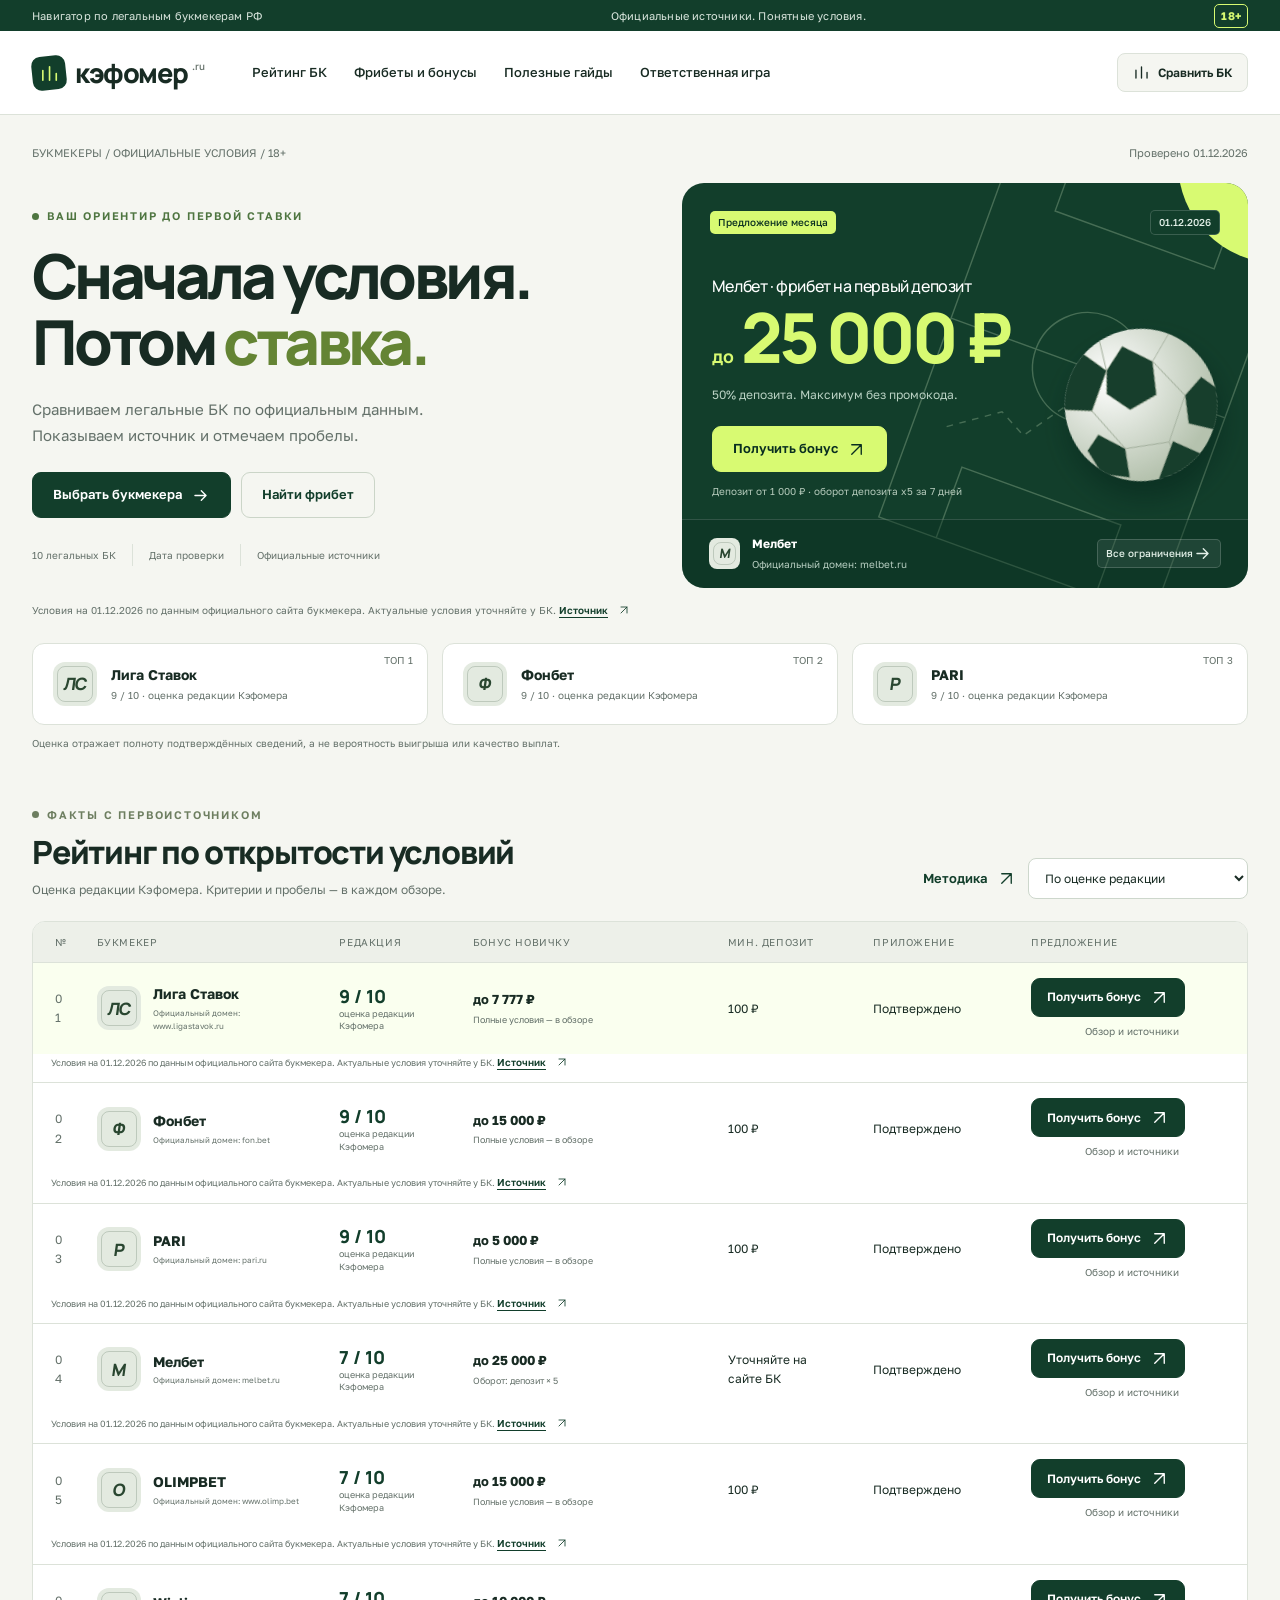
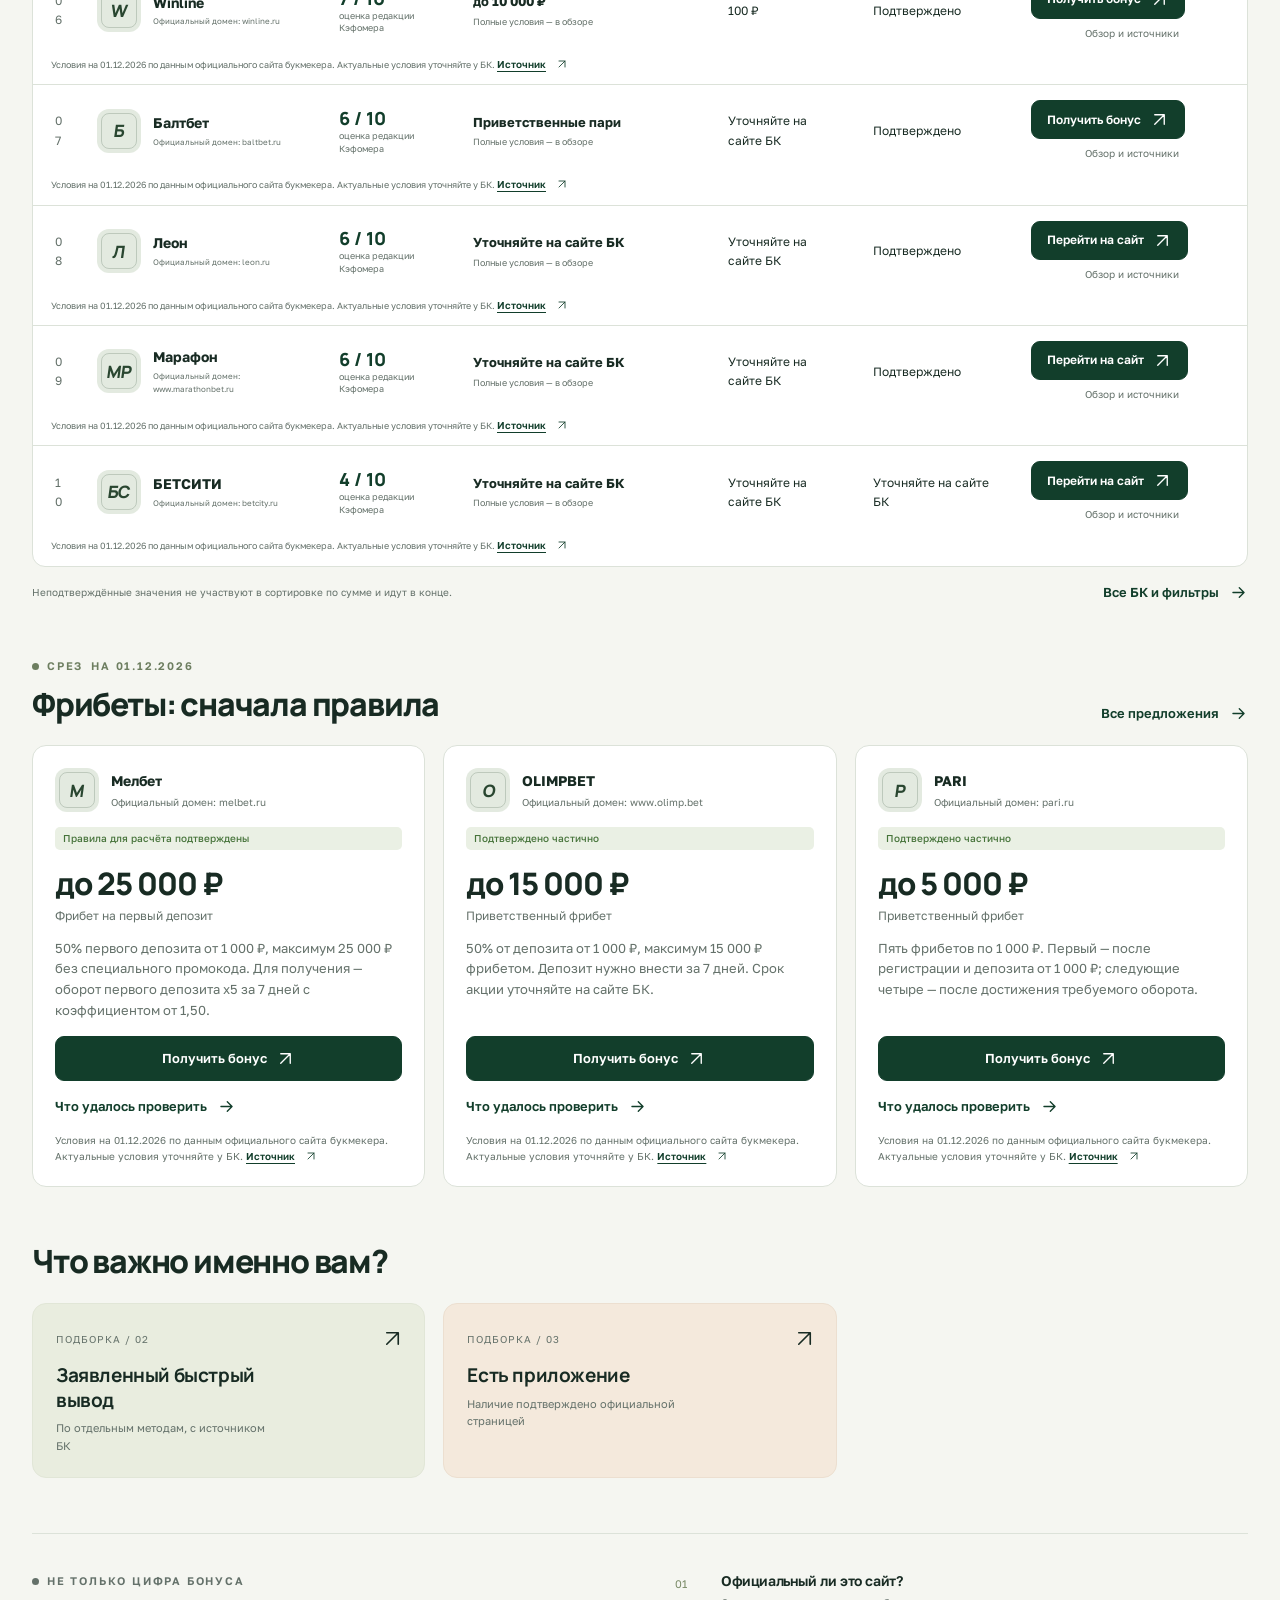
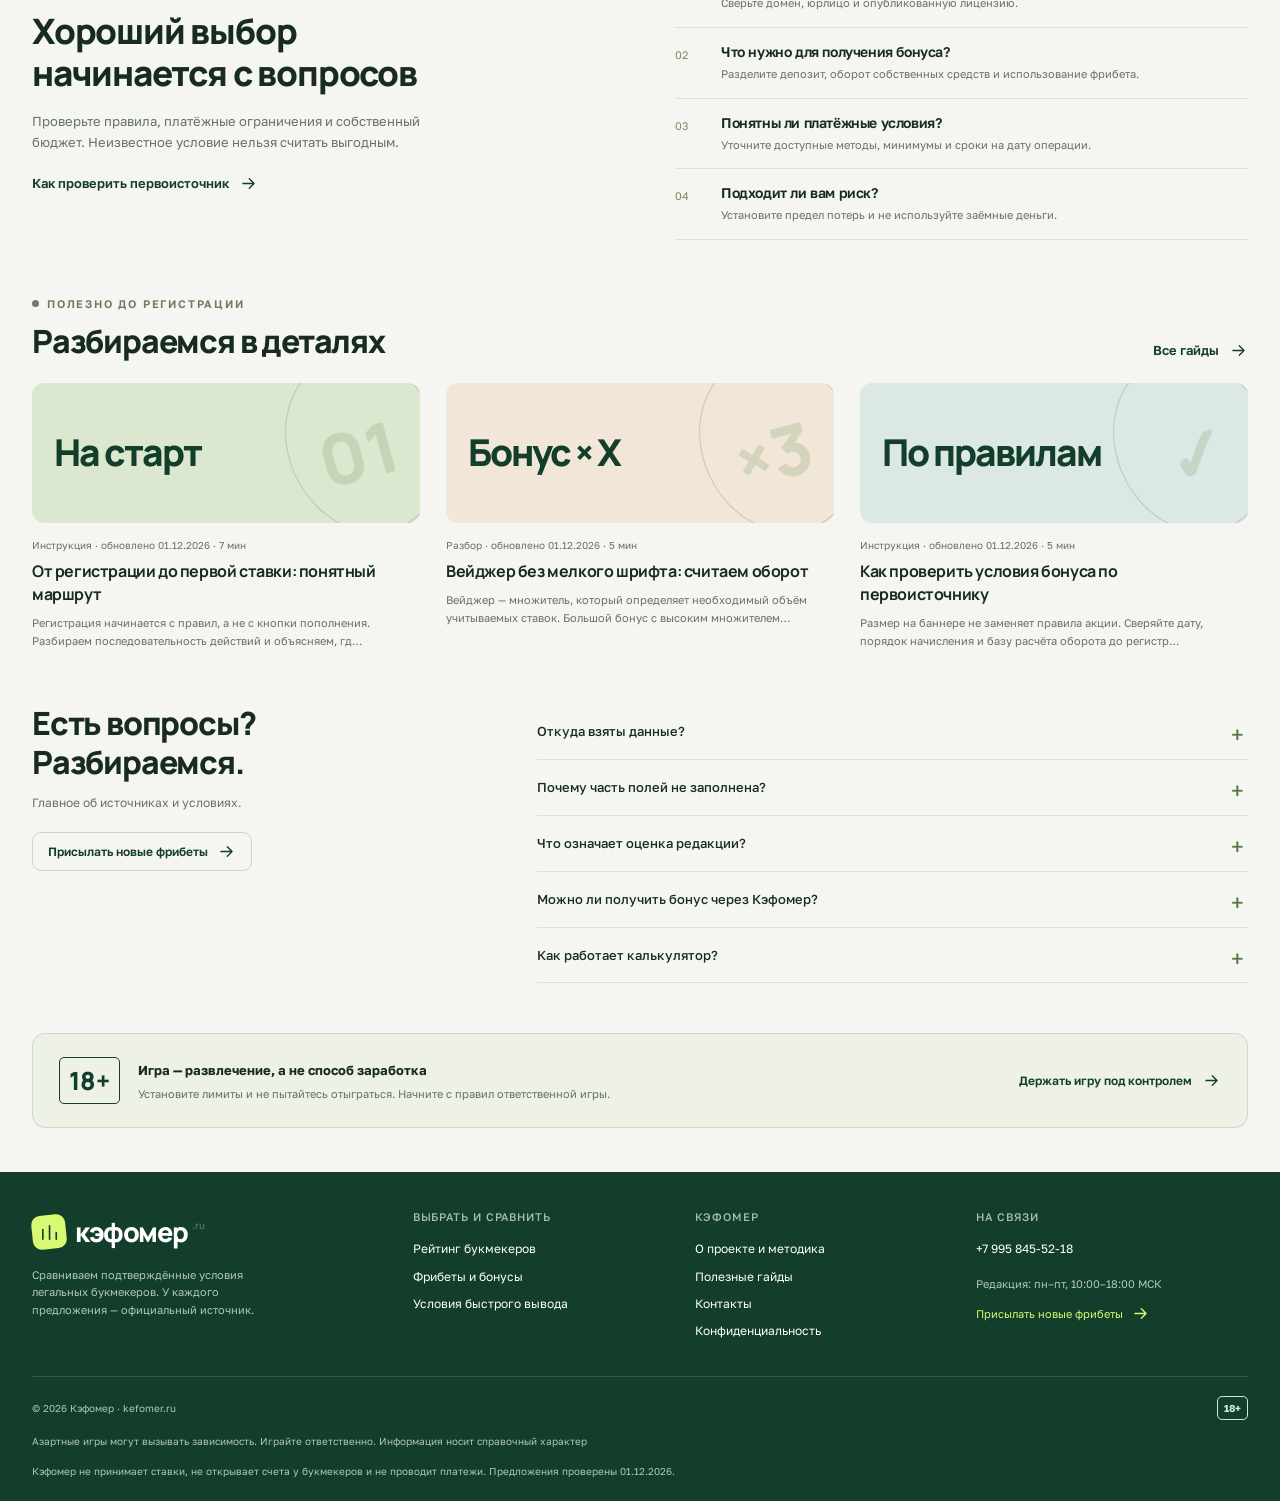
<file: index.html>
<!doctype html>
<html lang="ru"><head><meta charset="utf-8"><meta name="viewport" content="width=device-width, initial-scale=1"><meta name="theme-color" content="#123e2b"><title>Кэфомер — рейтинг букмекеров, фрибеты и бонусы</title><meta name="description" content="Сравните 10 легальных букмекеров РФ по подтверждённым официальным данным. Понятные инструкции и ответственная игра."><meta property="og:type" content="website"><meta property="og:locale" content="ru_RU"><meta property="og:site_name" content="Кэфомер"><meta property="og:title" content="Кэфомер — рейтинг букмекеров, фрибеты и бонусы"><meta property="og:description" content="Сравните 10 легальных букмекеров РФ по подтверждённым официальным данным. Понятные инструкции и ответственная игра."><link rel="icon" type="image/svg+xml" href="data:image/svg+xml,%3Csvg xmlns='http://www.w3.org/2000/svg' viewBox='0 0 64 64'%3E%3Crect width='64' height='64' rx='15' fill='%23123e2b'/%3E%3Cpath d='M17 46V28m15 18V17m15 29V34' fill='none' stroke='%23d8fa72' stroke-width='7'/%3E%3C/svg%3E"><link rel="stylesheet" href="./assets/style.css"><script defer src="./assets/data.js"></script><script defer src="./assets/guides.js"></script><script defer src="./assets/app.js"></script></head><body data-page="home" data-root="./"><div id="app"><p>Условия<span data-current-date data-prefix=" на "></span> по данным официальных сайтов БК.</p></div><noscript><div style="padding:40px;font-family:sans-serif"><h1>Кэфомер</h1><p>Для рейтинга, фильтров и калькулятора включите JavaScript. 18+</p><p>+7 995 845-52-18</p><p>Азартные игры могут вызывать зависимость. Играйте ответственно. Информация носит справочный характер</p></div></noscript></body></html>
</file>
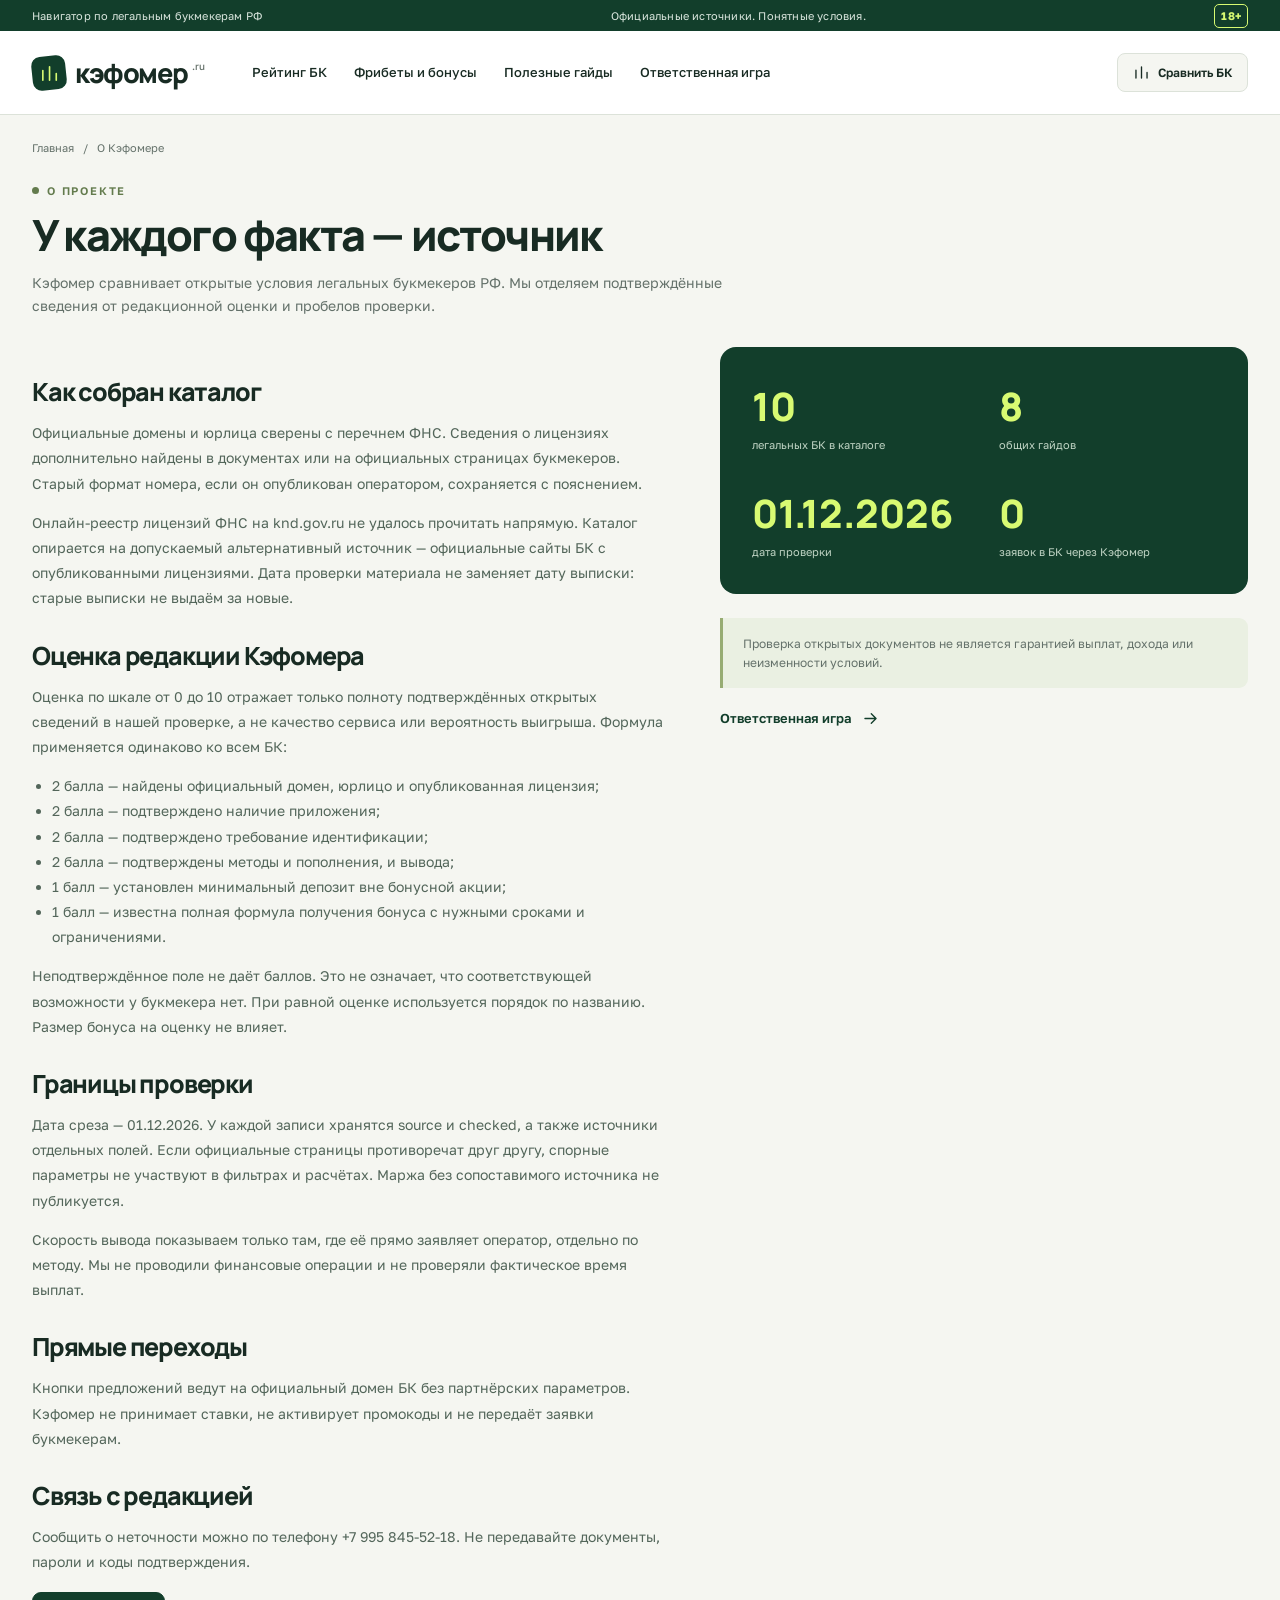
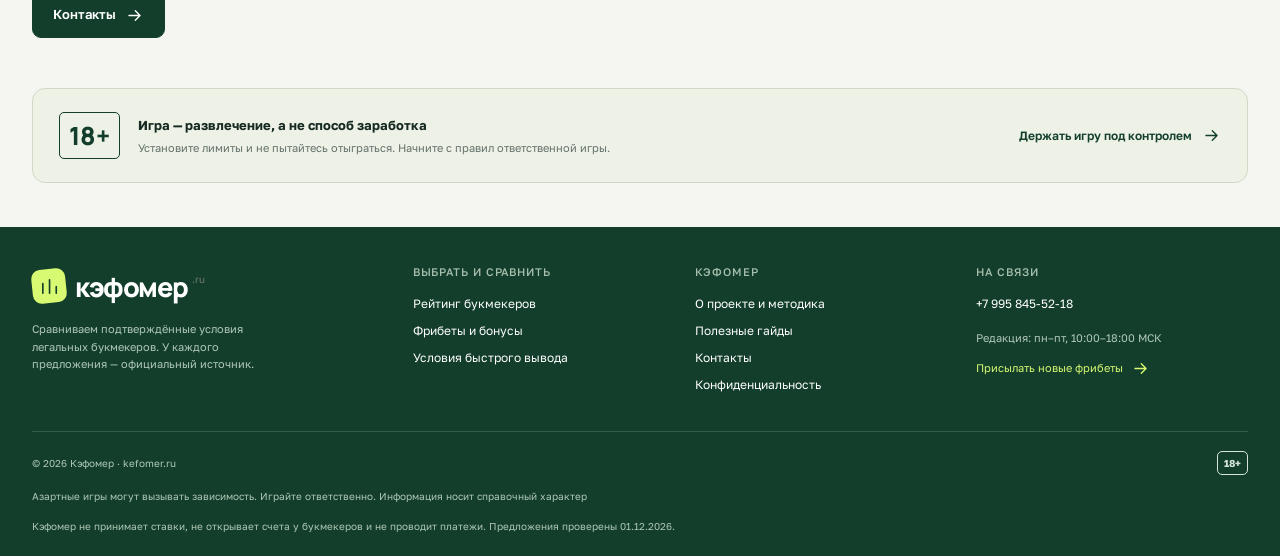
<file: about/index.html>
<!doctype html>
<html lang="ru"><head><meta charset="utf-8"><meta name="viewport" content="width=device-width, initial-scale=1"><meta name="theme-color" content="#123e2b"><title>О проекте и методике рейтинга — Кэфомер</title><meta name="description" content="Как Кэфомер оценивает букмекеров: критерии, редакционная независимость, актуальность и правила сравнения предложений."><meta property="og:type" content="website"><meta property="og:locale" content="ru_RU"><meta property="og:site_name" content="Кэфомер"><meta property="og:title" content="О проекте и методике рейтинга — Кэфомер"><meta property="og:description" content="Как Кэфомер оценивает букмекеров: критерии, редакционная независимость, актуальность и правила сравнения предложений."><link rel="icon" type="image/svg+xml" href="data:image/svg+xml,%3Csvg xmlns='http://www.w3.org/2000/svg' viewBox='0 0 64 64'%3E%3Crect width='64' height='64' rx='15' fill='%23123e2b'/%3E%3Cpath d='M17 46V28m15 18V17m15 29V34' fill='none' stroke='%23d8fa72' stroke-width='7'/%3E%3C/svg%3E"><link rel="stylesheet" href="../assets/style.css"><script defer src="../assets/data.js"></script><script defer src="../assets/guides.js"></script><script defer src="../assets/app.js"></script></head><body data-page="about" data-root="../"><div id="app"><p>Условия<span data-current-date data-prefix=" на "></span> по данным официальных сайтов БК.</p></div><noscript><div style="padding:40px;font-family:sans-serif"><h1>Кэфомер</h1><p>Для рейтинга, фильтров и калькулятора включите JavaScript. 18+</p><p>+7 995 845-52-18</p><p>Азартные игры могут вызывать зависимость. Играйте ответственно. Информация носит справочный характер</p></div></noscript></body></html>
</file>
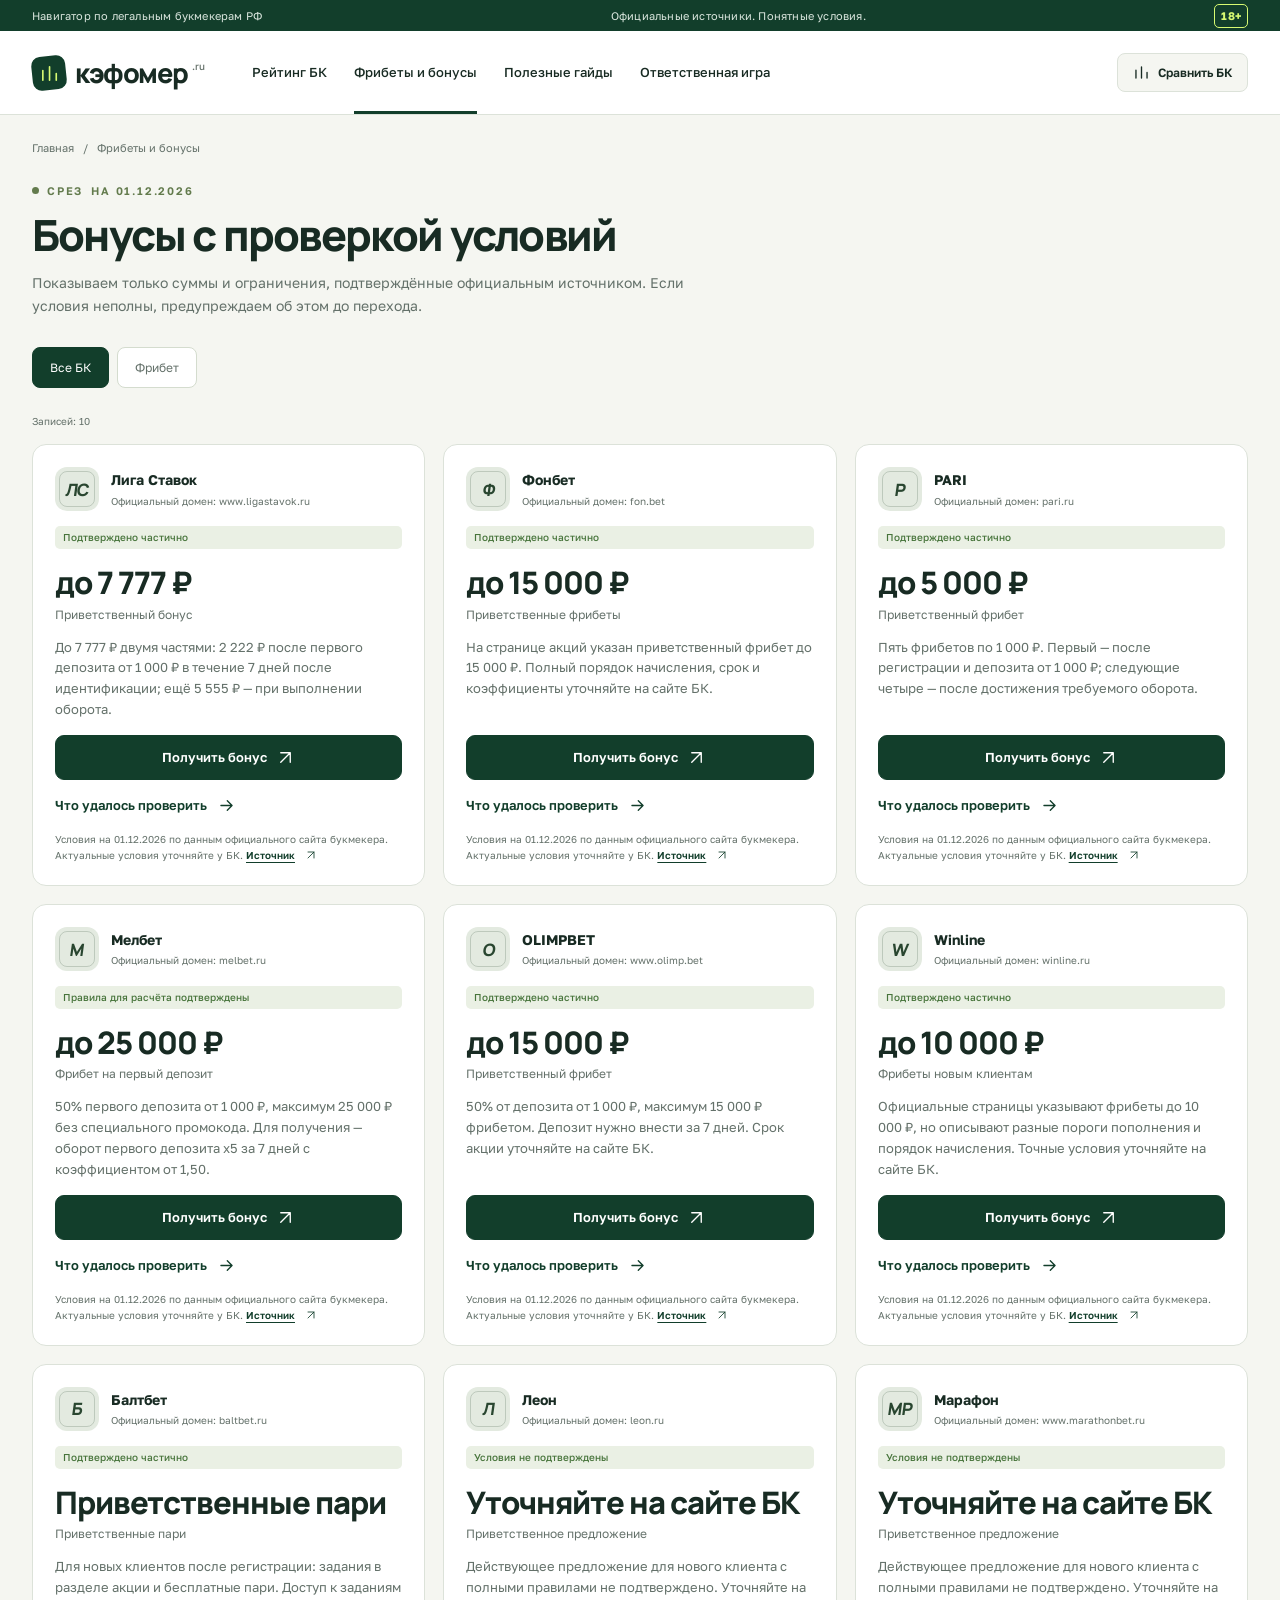
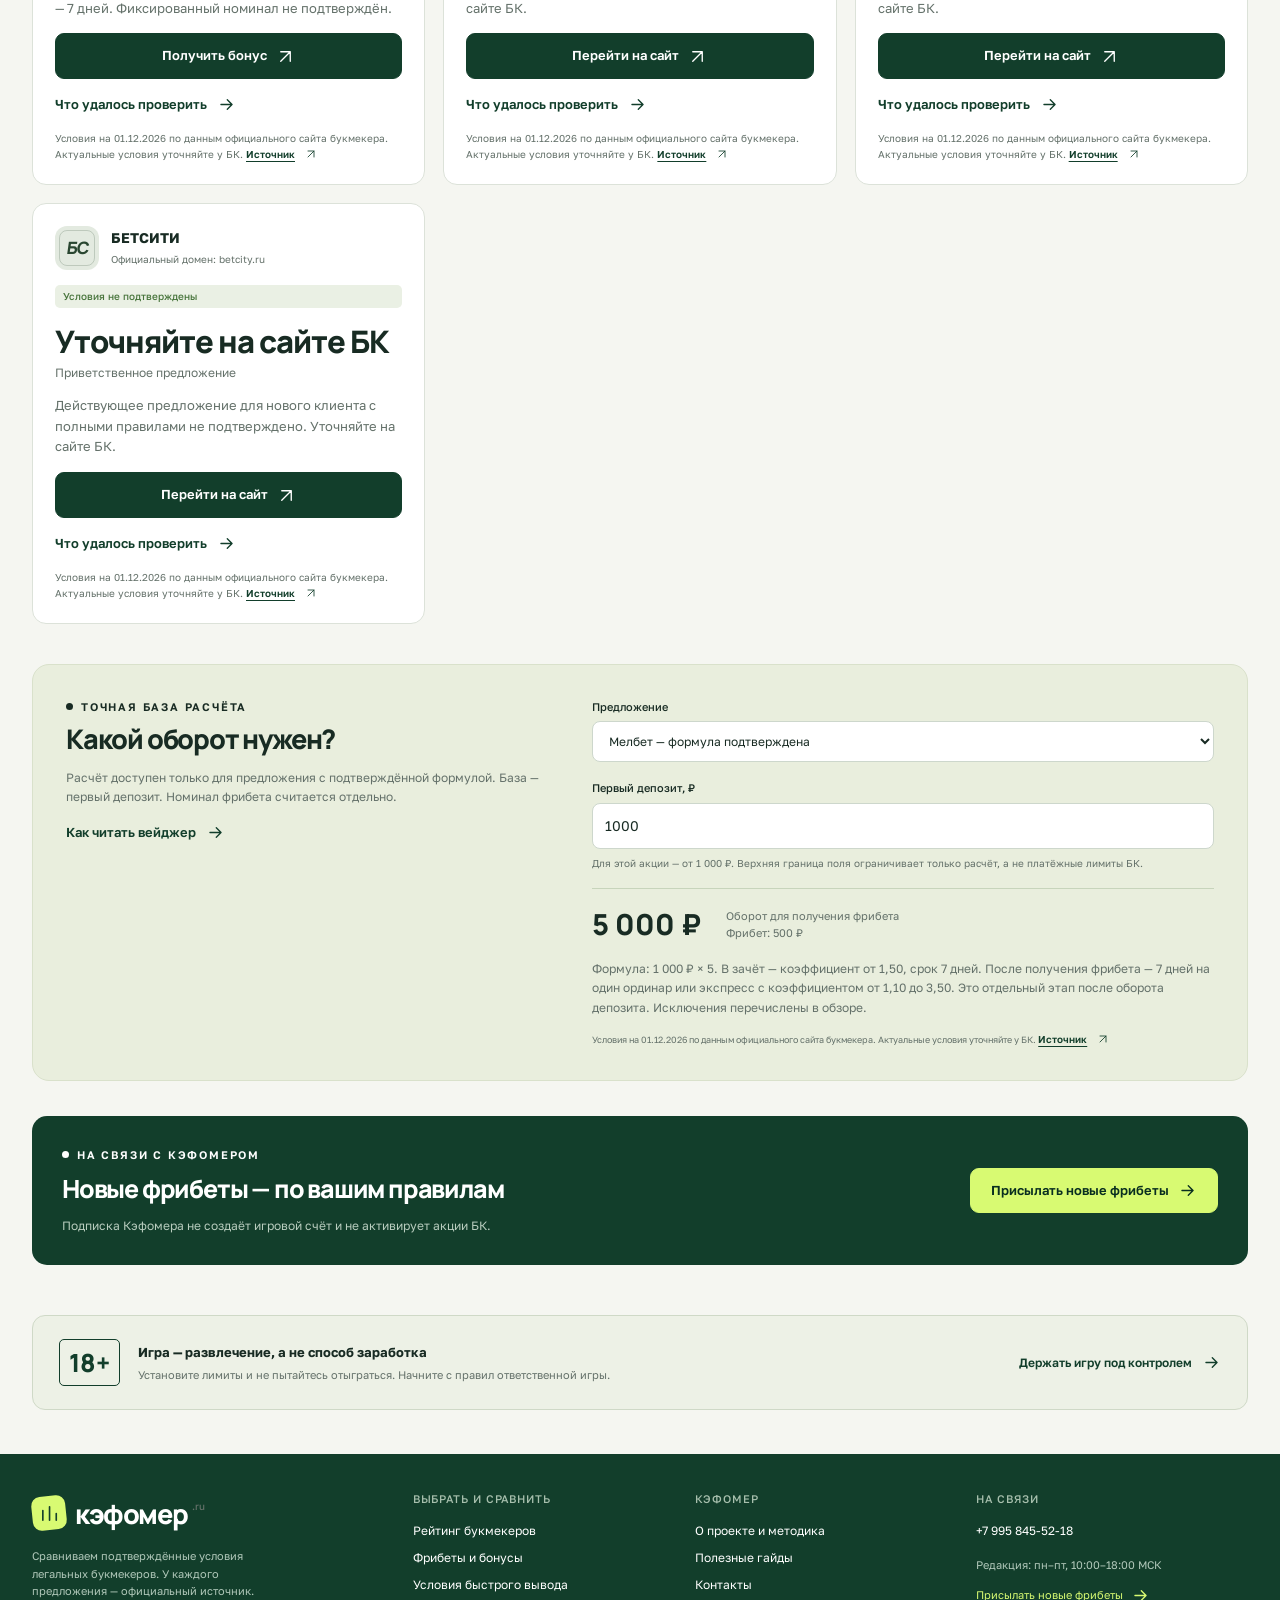
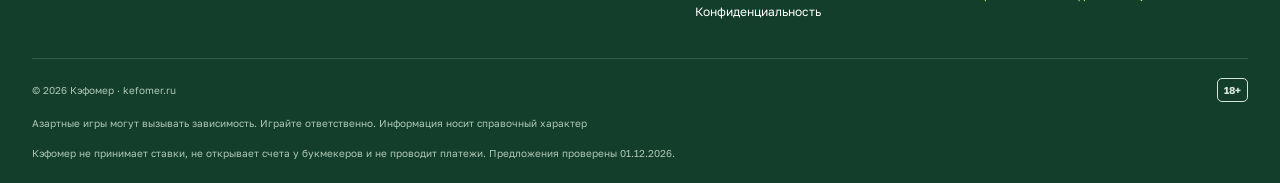
<file: bonuses/index.html>
<!doctype html>
<html lang="ru"><head><meta charset="utf-8"><meta name="viewport" content="width=device-width, initial-scale=1"><meta name="theme-color" content="#123e2b"><title>Все фрибеты и бонусы букмекеров — Кэфомер</title><meta name="description" content="Фрибеты, депозитные бонусы, кэшбэк и страховка ставки. Фильтры предложений и калькулятор отыгрыша с учётом вейджера."><meta property="og:type" content="website"><meta property="og:locale" content="ru_RU"><meta property="og:site_name" content="Кэфомер"><meta property="og:title" content="Все фрибеты и бонусы букмекеров — Кэфомер"><meta property="og:description" content="Фрибеты, депозитные бонусы, кэшбэк и страховка ставки. Фильтры предложений и калькулятор отыгрыша с учётом вейджера."><link rel="icon" type="image/svg+xml" href="data:image/svg+xml,%3Csvg xmlns='http://www.w3.org/2000/svg' viewBox='0 0 64 64'%3E%3Crect width='64' height='64' rx='15' fill='%23123e2b'/%3E%3Cpath d='M17 46V28m15 18V17m15 29V34' fill='none' stroke='%23d8fa72' stroke-width='7'/%3E%3C/svg%3E"><link rel="stylesheet" href="../assets/style.css"><script defer src="../assets/data.js"></script><script defer src="../assets/guides.js"></script><script defer src="../assets/app.js"></script></head><body data-page="bonuses" data-root="../"><div id="app"><p>Условия<span data-current-date data-prefix=" на "></span> по данным официальных сайтов БК.</p></div><noscript><div style="padding:40px;font-family:sans-serif"><h1>Кэфомер</h1><p>Для рейтинга, фильтров и калькулятора включите JavaScript. 18+</p><p>+7 995 845-52-18</p><p>Азартные игры могут вызывать зависимость. Играйте ответственно. Информация носит справочный характер</p></div></noscript></body></html>
</file>
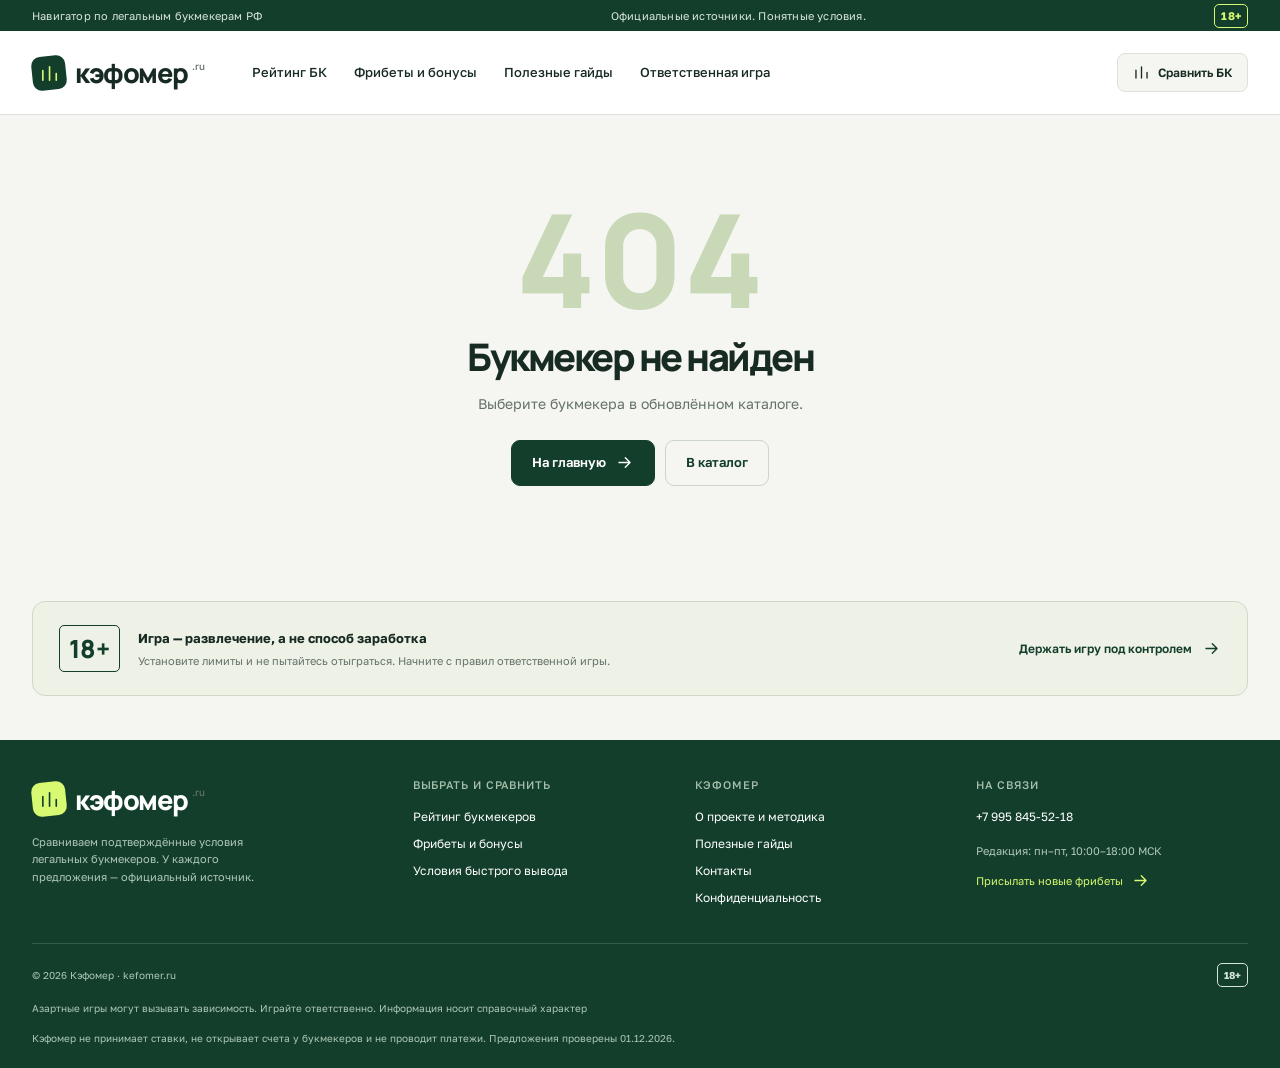
<file: bookmaker/index.html>
<!doctype html>
<html lang="ru"><head><meta charset="utf-8"><meta name="viewport" content="width=device-width, initial-scale=1"><meta name="theme-color" content="#123e2b"><title>Обзор букмекера: бонус, регистрация и вывод — Кэфомер</title><meta name="description" content="Подробный обзор букмекера: оценки, плюсы и ограничения, условия бонуса, инструкция регистрации, способы пополнения и вывода."><meta property="og:type" content="website"><meta property="og:locale" content="ru_RU"><meta property="og:site_name" content="Кэфомер"><meta property="og:title" content="Обзор букмекера: бонус, регистрация и вывод — Кэфомер"><meta property="og:description" content="Подробный обзор букмекера: оценки, плюсы и ограничения, условия бонуса, инструкция регистрации, способы пополнения и вывода."><link rel="icon" type="image/svg+xml" href="data:image/svg+xml,%3Csvg xmlns='http://www.w3.org/2000/svg' viewBox='0 0 64 64'%3E%3Crect width='64' height='64' rx='15' fill='%23123e2b'/%3E%3Cpath d='M17 46V28m15 18V17m15 29V34' fill='none' stroke='%23d8fa72' stroke-width='7'/%3E%3C/svg%3E"><link rel="stylesheet" href="../assets/style.css"><script defer src="../assets/data.js"></script><script defer src="../assets/guides.js"></script><script defer src="../assets/app.js"></script></head><body data-page="review" data-root="../"><div id="app"><p>Условия<span data-current-date data-prefix=" на "></span> по данным официальных сайтов БК.</p></div><noscript><div style="padding:40px;font-family:sans-serif"><h1>Кэфомер</h1><p>Для рейтинга, фильтров и калькулятора включите JavaScript. 18+</p><p>+7 995 845-52-18</p><p>Азартные игры могут вызывать зависимость. Играйте ответственно. Информация носит справочный характер</p></div></noscript></body></html>
</file>
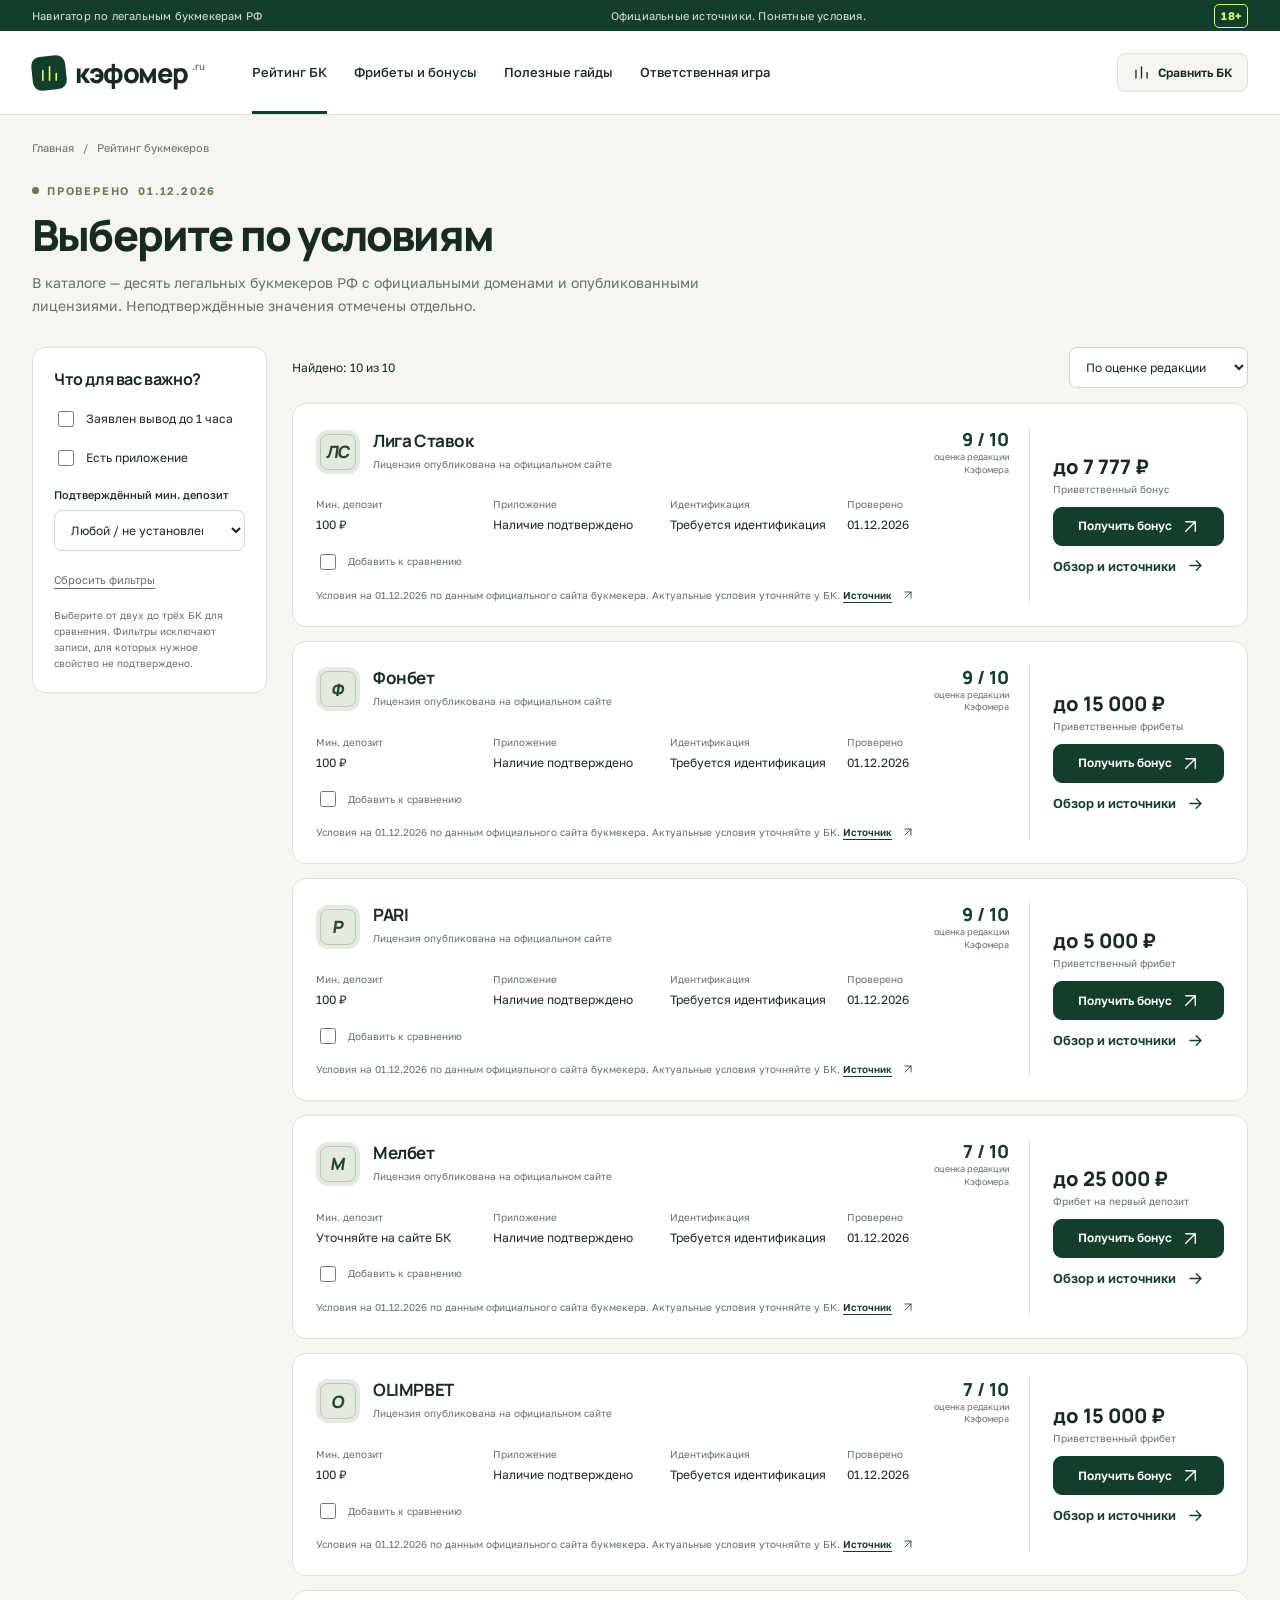
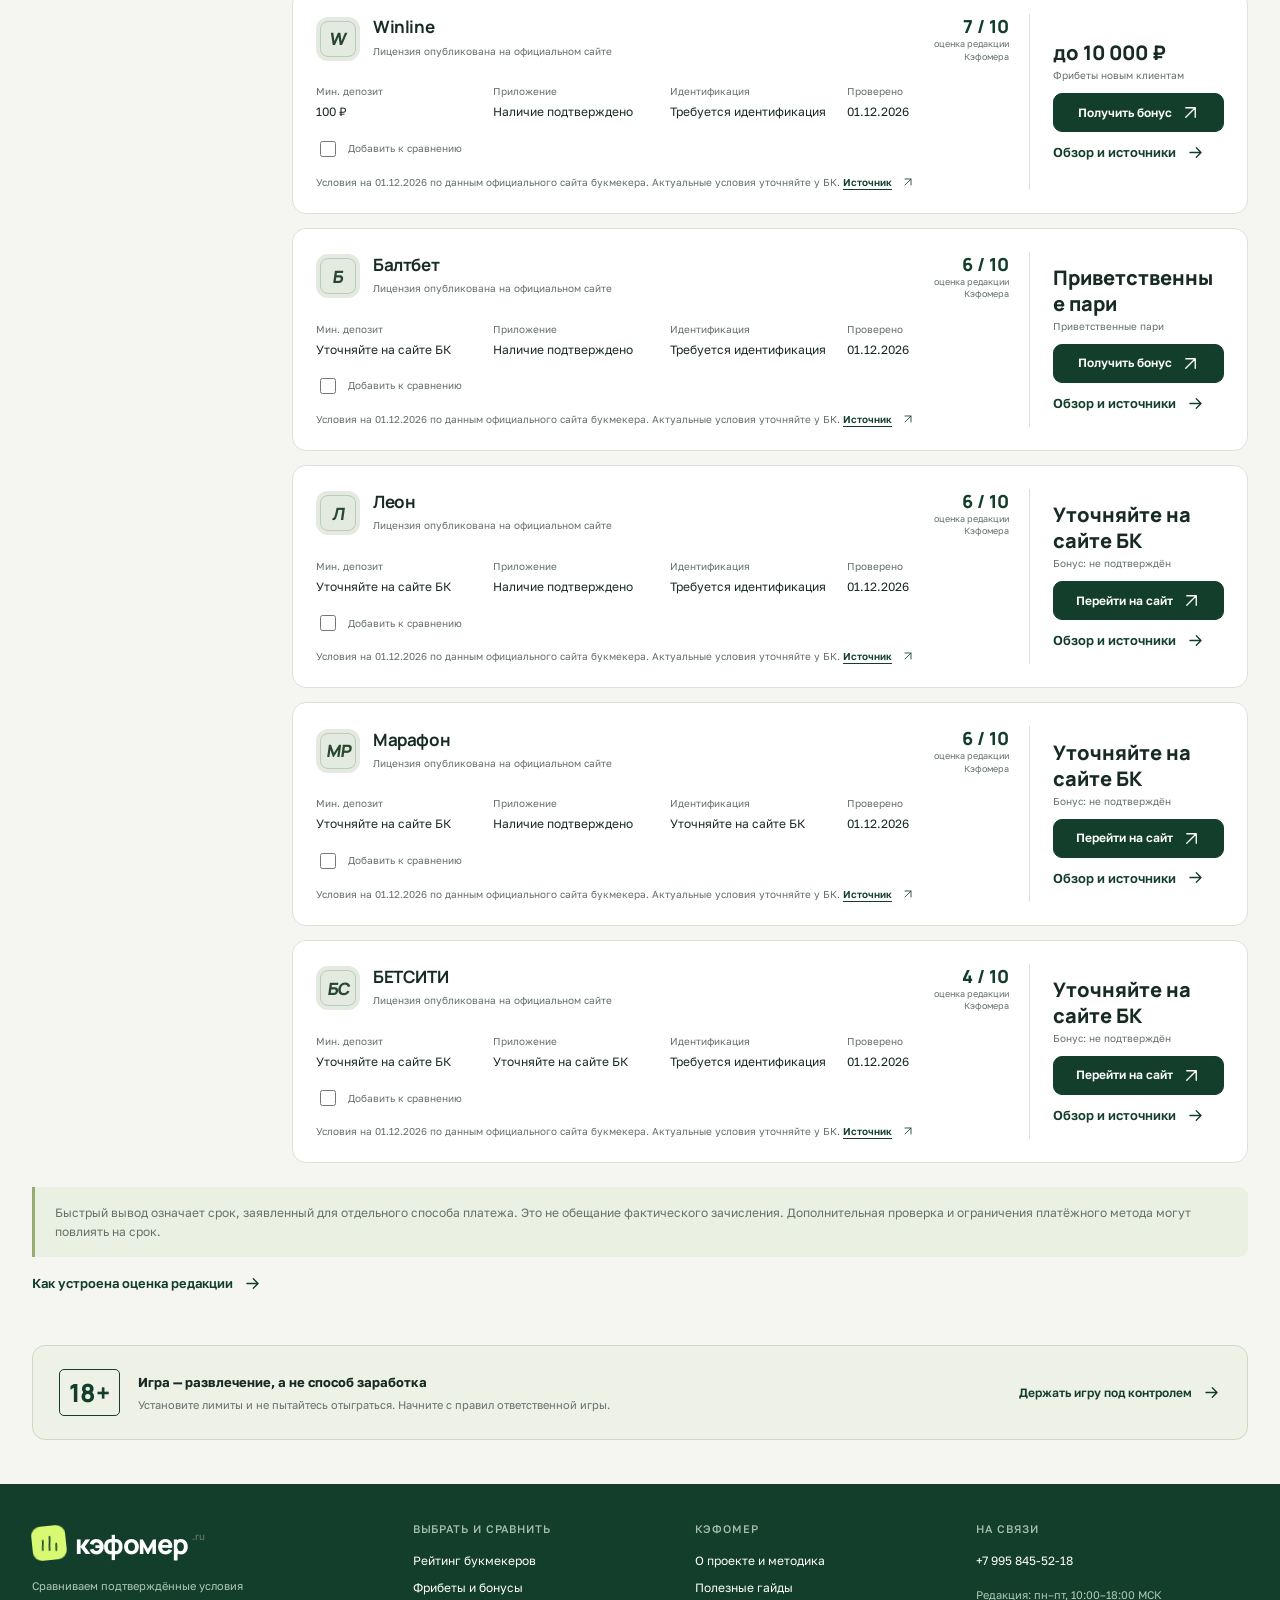
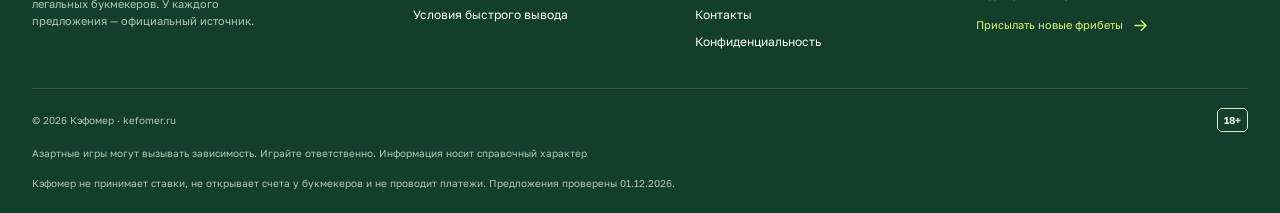
<file: bookmakers/index.html>
<!doctype html>
<html lang="ru"><head><meta charset="utf-8"><meta name="viewport" content="width=device-width, initial-scale=1"><meta name="theme-color" content="#123e2b"><title>Рейтинг и сравнение букмекеров — Кэфомер</title><meta name="description" content="Каталог букмекеров с фильтрами по фрибетам, скорости вывода, приложениям и депозиту. Сравните до трёх БК по главным условиям."><meta property="og:type" content="website"><meta property="og:locale" content="ru_RU"><meta property="og:site_name" content="Кэфомер"><meta property="og:title" content="Рейтинг и сравнение букмекеров — Кэфомер"><meta property="og:description" content="Каталог букмекеров с фильтрами по фрибетам, скорости вывода, приложениям и депозиту. Сравните до трёх БК по главным условиям."><link rel="icon" type="image/svg+xml" href="data:image/svg+xml,%3Csvg xmlns='http://www.w3.org/2000/svg' viewBox='0 0 64 64'%3E%3Crect width='64' height='64' rx='15' fill='%23123e2b'/%3E%3Cpath d='M17 46V28m15 18V17m15 29V34' fill='none' stroke='%23d8fa72' stroke-width='7'/%3E%3C/svg%3E"><link rel="stylesheet" href="../assets/style.css"><script defer src="../assets/data.js"></script><script defer src="../assets/guides.js"></script><script defer src="../assets/app.js"></script></head><body data-page="catalog" data-root="../"><div id="app"><p>Условия<span data-current-date data-prefix=" на "></span> по данным официальных сайтов БК.</p></div><noscript><div style="padding:40px;font-family:sans-serif"><h1>Кэфомер</h1><p>Для рейтинга, фильтров и калькулятора включите JavaScript. 18+</p><p>+7 995 845-52-18</p><p>Азартные игры могут вызывать зависимость. Играйте ответственно. Информация носит справочный характер</p></div></noscript></body></html>
</file>
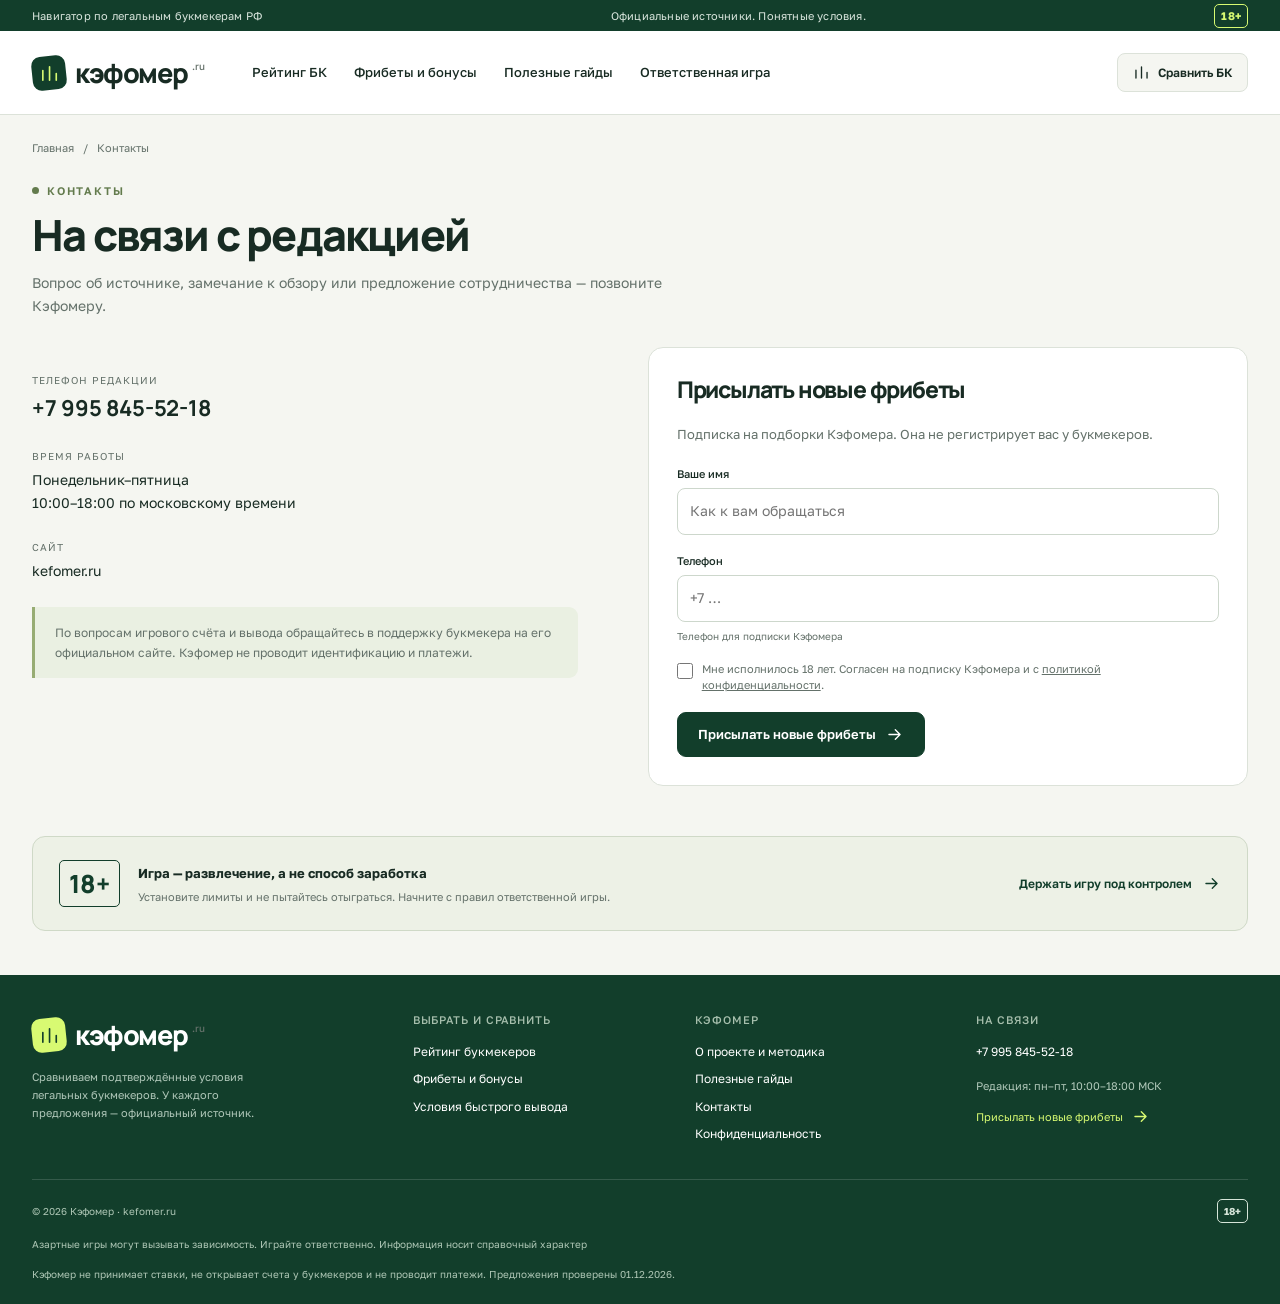
<file: contacts/index.html>
<!doctype html>
<html lang="ru"><head><meta charset="utf-8"><meta name="viewport" content="width=device-width, initial-scale=1"><meta name="theme-color" content="#123e2b"><title>Контакты редакции — Кэфомер</title><meta name="description" content="Связаться с редакцией Кэфомера: +7 995 845-52-18. Задайте вопрос или сообщите о неточности в обзоре."><meta property="og:type" content="website"><meta property="og:locale" content="ru_RU"><meta property="og:site_name" content="Кэфомер"><meta property="og:title" content="Контакты редакции — Кэфомер"><meta property="og:description" content="Связаться с редакцией Кэфомера: +7 995 845-52-18. Задайте вопрос или сообщите о неточности в обзоре."><link rel="icon" type="image/svg+xml" href="data:image/svg+xml,%3Csvg xmlns='http://www.w3.org/2000/svg' viewBox='0 0 64 64'%3E%3Crect width='64' height='64' rx='15' fill='%23123e2b'/%3E%3Cpath d='M17 46V28m15 18V17m15 29V34' fill='none' stroke='%23d8fa72' stroke-width='7'/%3E%3C/svg%3E"><link rel="stylesheet" href="../assets/style.css"><script defer src="../assets/data.js"></script><script defer src="../assets/guides.js"></script><script defer src="../assets/app.js"></script></head><body data-page="contacts" data-root="../"><div id="app"><p>Условия<span data-current-date data-prefix=" на "></span> по данным официальных сайтов БК.</p></div><noscript><div style="padding:40px;font-family:sans-serif"><h1>Кэфомер</h1><p>Для рейтинга, фильтров и калькулятора включите JavaScript. 18+</p><p>+7 995 845-52-18</p><p>Азартные игры могут вызывать зависимость. Играйте ответственно. Информация носит справочный характер</p></div></noscript></body></html>
</file>
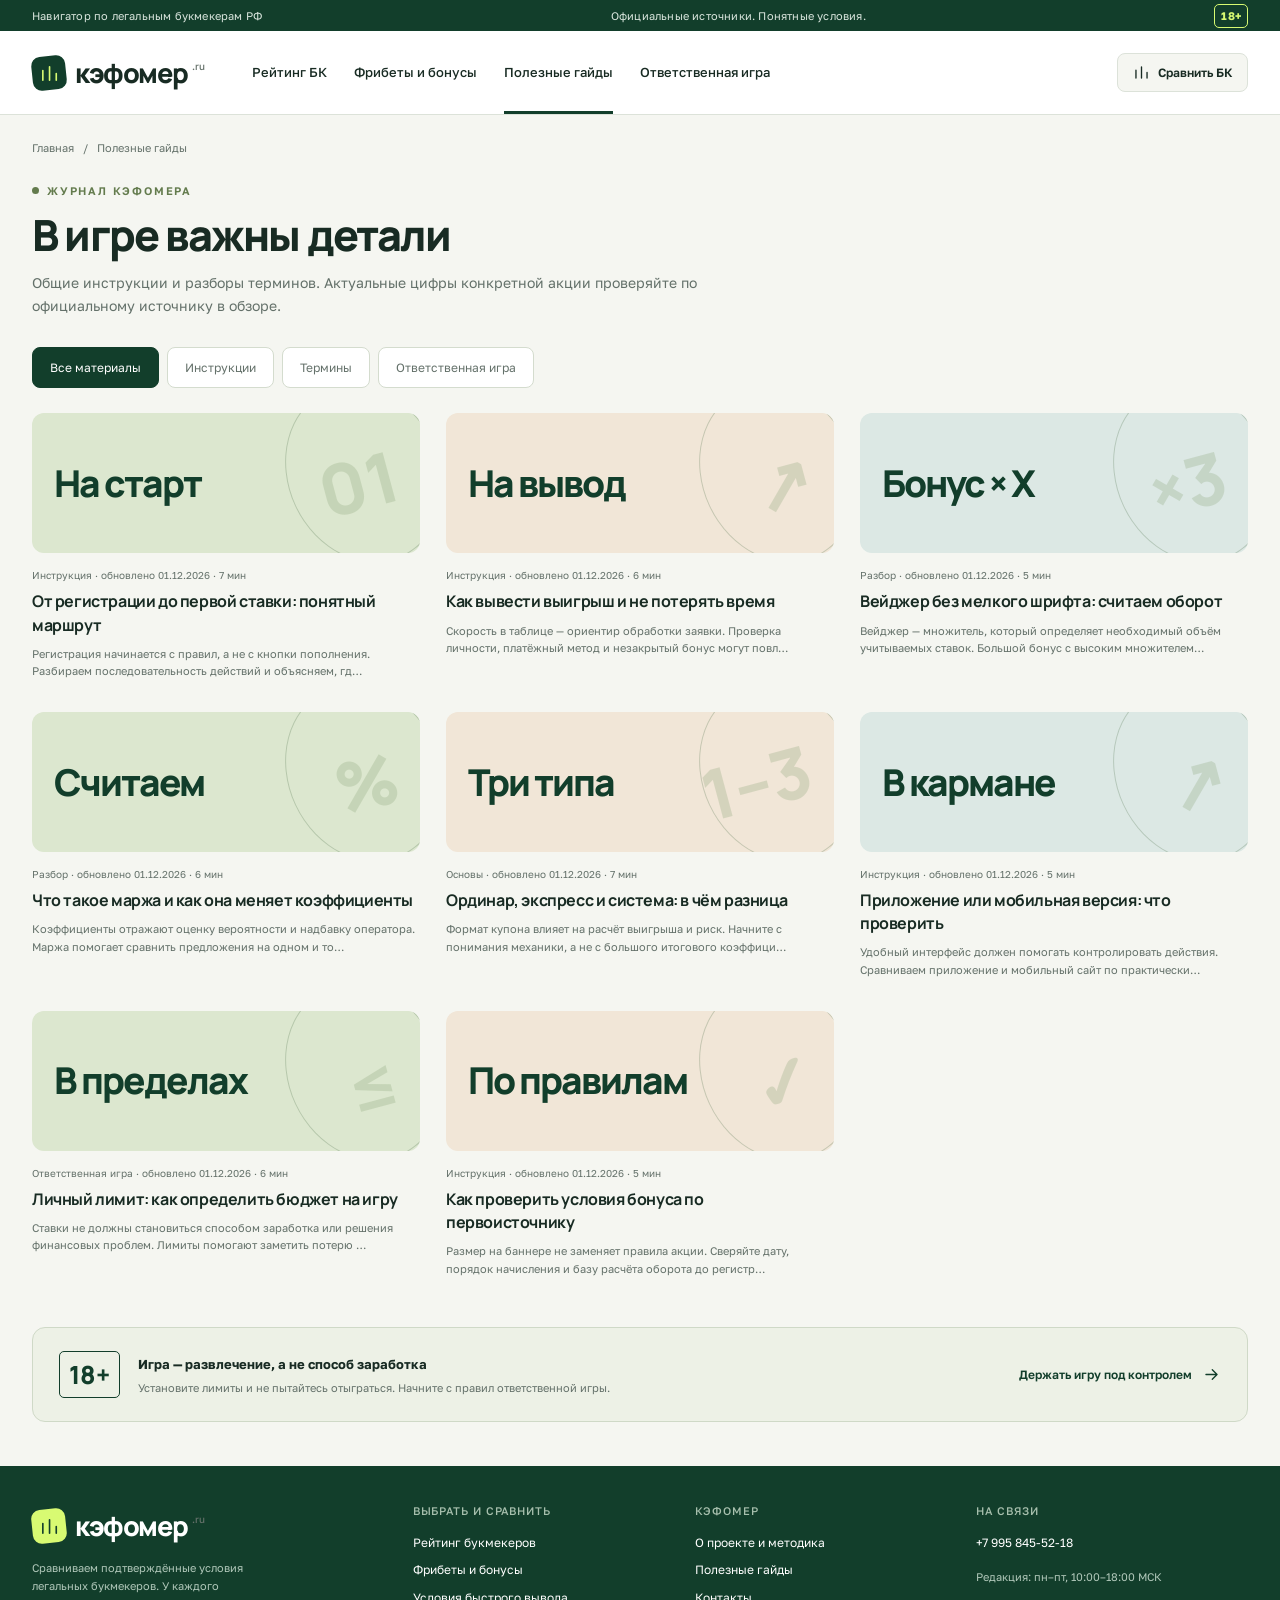
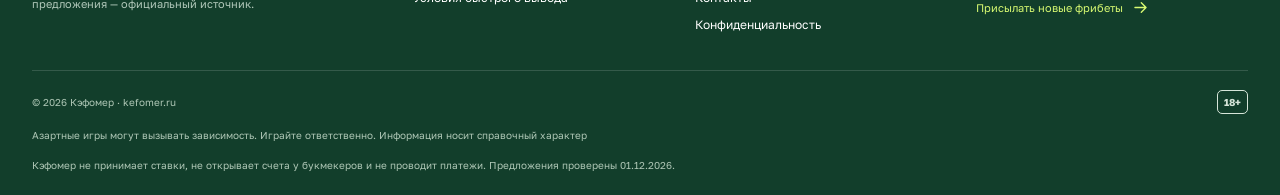
<file: guides/index.html>
<!doctype html>
<html lang="ru"><head><meta charset="utf-8"><meta name="viewport" content="width=device-width, initial-scale=1"><meta name="theme-color" content="#123e2b"><title>Гайды о букмекерах — Кэфомер</title><meta name="description" content="Как зарегистрироваться, пройти верификацию и вывести деньги. Разбор вейджера, маржи, типов ставок и ответственной игры."><meta property="og:type" content="website"><meta property="og:locale" content="ru_RU"><meta property="og:site_name" content="Кэфомер"><meta property="og:title" content="Гайды о букмекерах — Кэфомер"><meta property="og:description" content="Как зарегистрироваться, пройти верификацию и вывести деньги. Разбор вейджера, маржи, типов ставок и ответственной игры."><link rel="icon" type="image/svg+xml" href="data:image/svg+xml,%3Csvg xmlns='http://www.w3.org/2000/svg' viewBox='0 0 64 64'%3E%3Crect width='64' height='64' rx='15' fill='%23123e2b'/%3E%3Cpath d='M17 46V28m15 18V17m15 29V34' fill='none' stroke='%23d8fa72' stroke-width='7'/%3E%3C/svg%3E"><link rel="stylesheet" href="../assets/style.css"><script defer src="../assets/data.js"></script><script defer src="../assets/guides.js"></script><script defer src="../assets/app.js"></script></head><body data-page="guides" data-root="../"><div id="app"><p>Условия<span data-current-date data-prefix=" на "></span> по данным официальных сайтов БК.</p></div><noscript><div style="padding:40px;font-family:sans-serif"><h1>Кэфомер</h1><p>Для рейтинга, фильтров и калькулятора включите JavaScript. 18+</p><p>+7 995 845-52-18</p><p>Азартные игры могут вызывать зависимость. Играйте ответственно. Информация носит справочный характер</p></div></noscript></body></html>
</file>
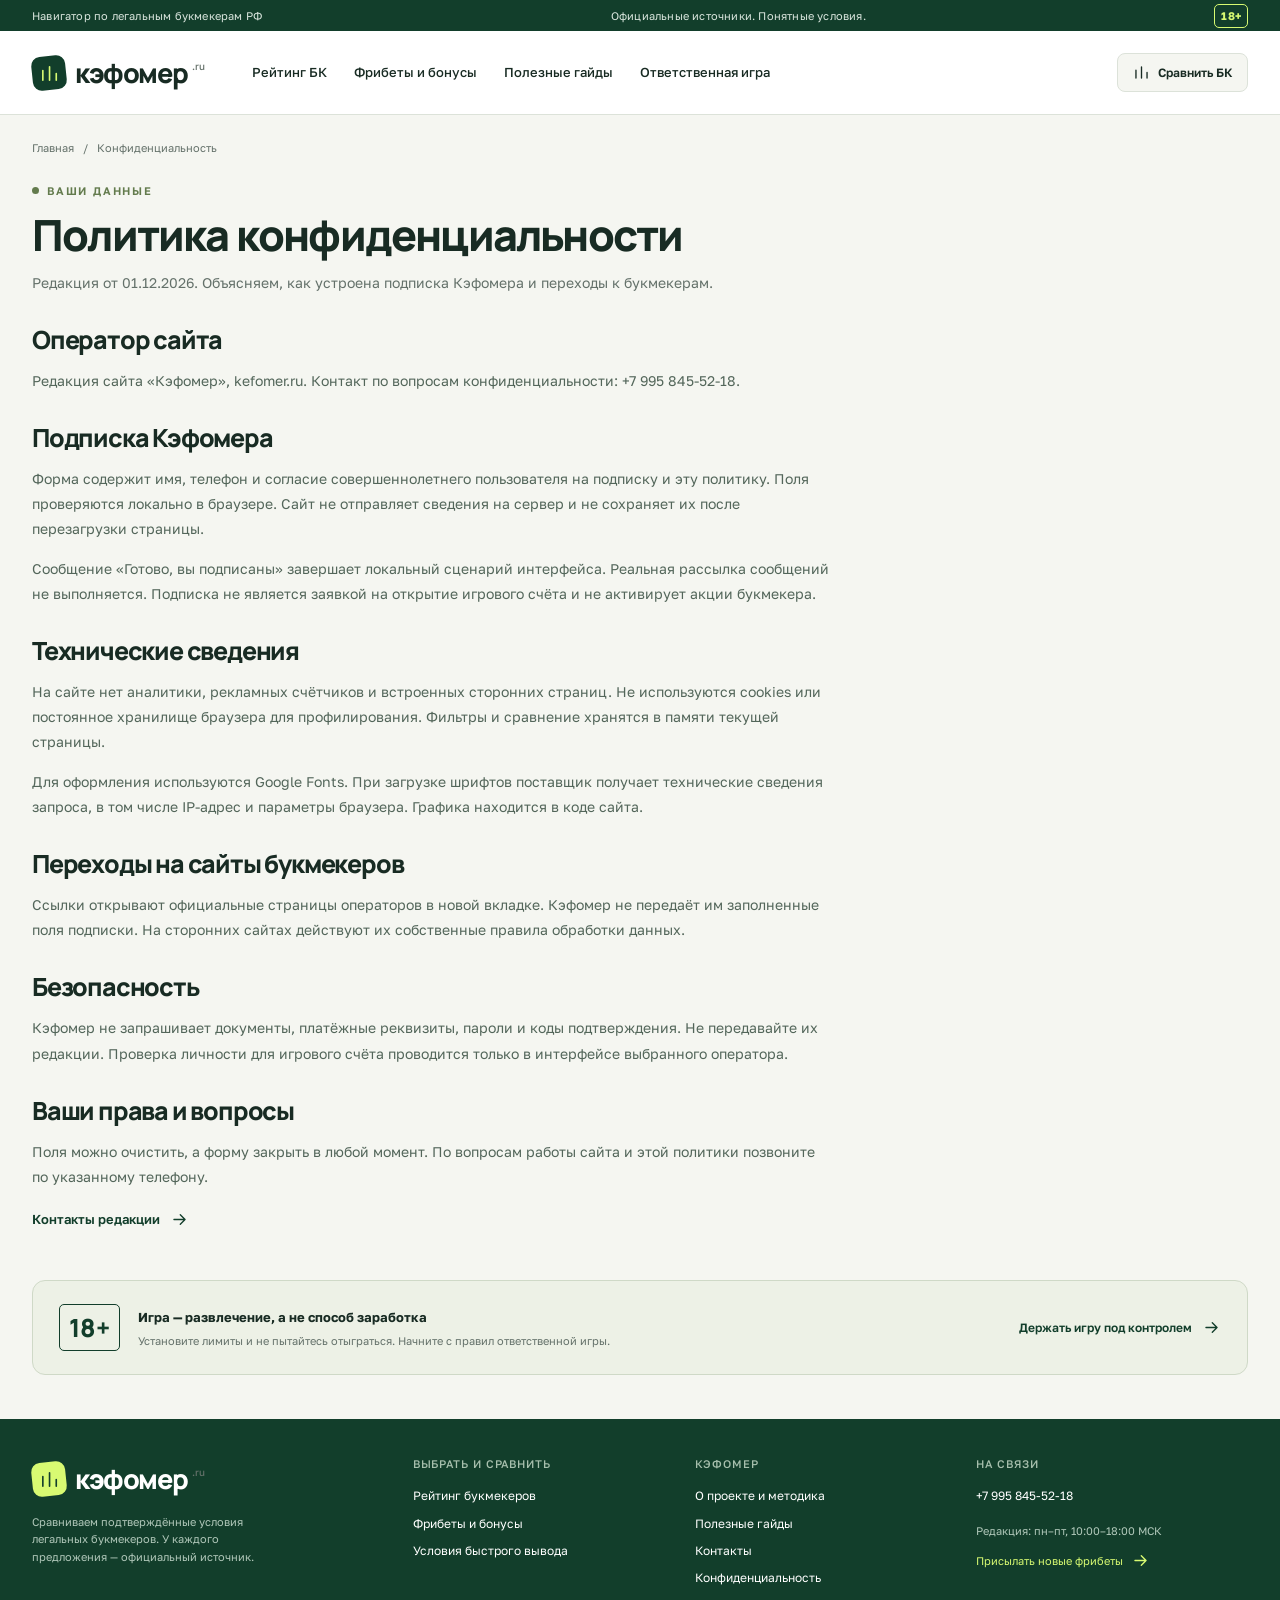
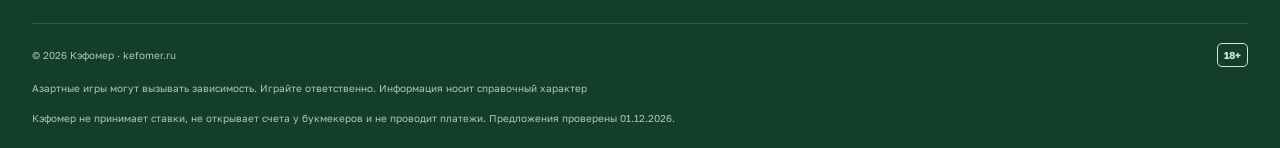
<file: privacy/index.html>
<!doctype html>
<html lang="ru"><head><meta charset="utf-8"><meta name="viewport" content="width=device-width, initial-scale=1"><meta name="theme-color" content="#123e2b"><title>Политика конфиденциальности — Кэфомер</title><meta name="description" content="Как работают формы Кэфомера, какие сведения используются и как связаться с редакцией по вопросам конфиденциальности."><meta property="og:type" content="website"><meta property="og:locale" content="ru_RU"><meta property="og:site_name" content="Кэфомер"><meta property="og:title" content="Политика конфиденциальности — Кэфомер"><meta property="og:description" content="Как работают формы Кэфомера, какие сведения используются и как связаться с редакцией по вопросам конфиденциальности."><link rel="icon" type="image/svg+xml" href="data:image/svg+xml,%3Csvg xmlns='http://www.w3.org/2000/svg' viewBox='0 0 64 64'%3E%3Crect width='64' height='64' rx='15' fill='%23123e2b'/%3E%3Cpath d='M17 46V28m15 18V17m15 29V34' fill='none' stroke='%23d8fa72' stroke-width='7'/%3E%3C/svg%3E"><link rel="stylesheet" href="../assets/style.css"><script defer src="../assets/data.js"></script><script defer src="../assets/guides.js"></script><script defer src="../assets/app.js"></script></head><body data-page="privacy" data-root="../"><div id="app"><p>Условия<span data-current-date data-prefix=" на "></span> по данным официальных сайтов БК.</p></div><noscript><div style="padding:40px;font-family:sans-serif"><h1>Кэфомер</h1><p>Для рейтинга, фильтров и калькулятора включите JavaScript. 18+</p><p>+7 995 845-52-18</p><p>Азартные игры могут вызывать зависимость. Играйте ответственно. Информация носит справочный характер</p></div></noscript></body></html>
</file>
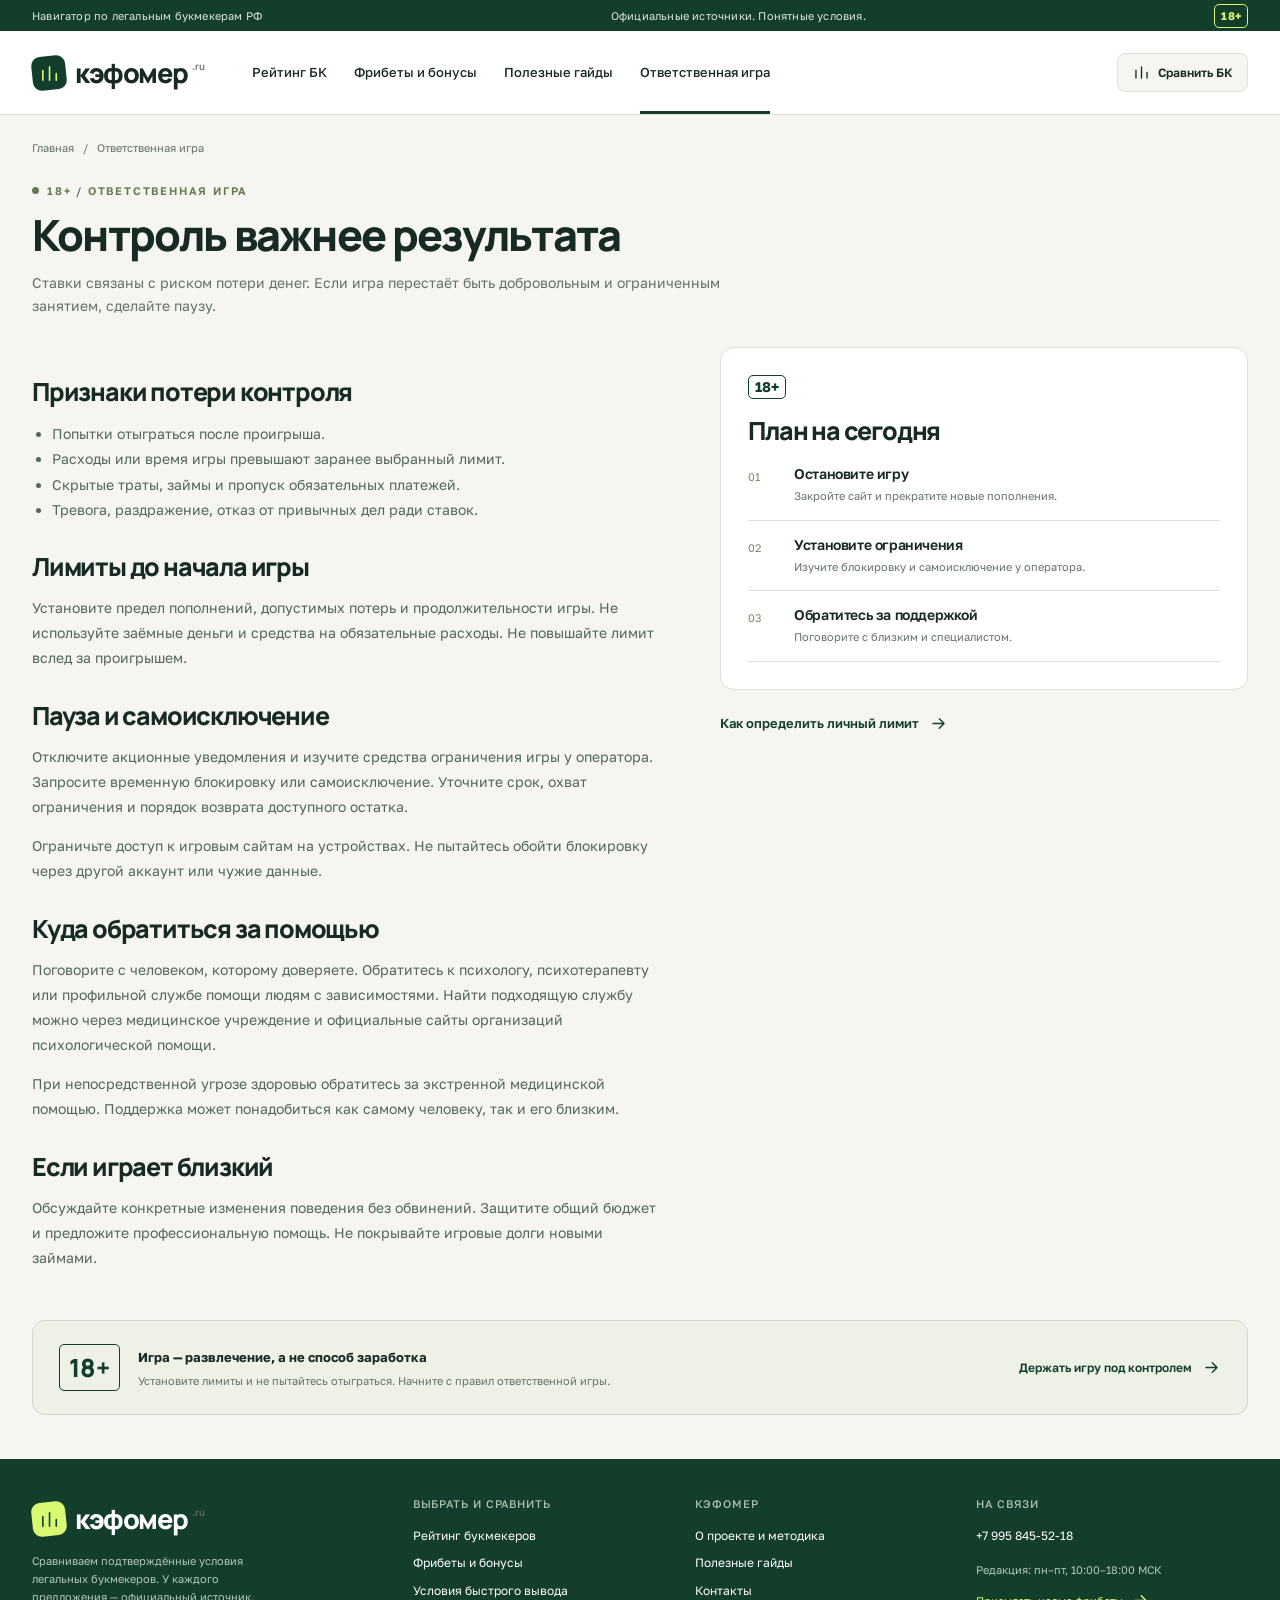
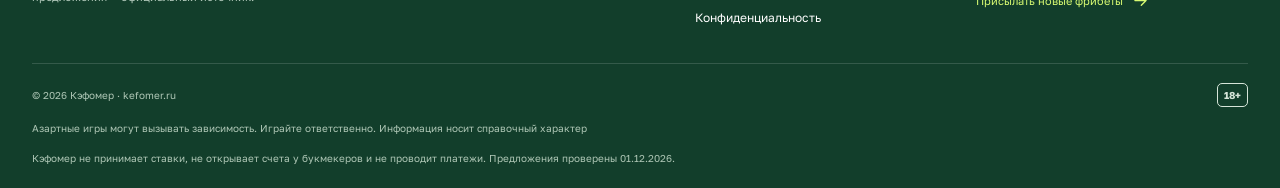
<file: responsible/index.html>
<!doctype html>
<html lang="ru"><head><meta charset="utf-8"><meta name="viewport" content="width=device-width, initial-scale=1"><meta name="theme-color" content="#123e2b"><title>Ответственная игра и самоисключение — Кэфомер</title><meta name="description" content="Признаки игровой зависимости, личные лимиты, пауза и самоисключение. Где искать профессиональную помощь и как поддержать близкого."><meta property="og:type" content="website"><meta property="og:locale" content="ru_RU"><meta property="og:site_name" content="Кэфомер"><meta property="og:title" content="Ответственная игра и самоисключение — Кэфомер"><meta property="og:description" content="Признаки игровой зависимости, личные лимиты, пауза и самоисключение. Где искать профессиональную помощь и как поддержать близкого."><link rel="icon" type="image/svg+xml" href="data:image/svg+xml,%3Csvg xmlns='http://www.w3.org/2000/svg' viewBox='0 0 64 64'%3E%3Crect width='64' height='64' rx='15' fill='%23123e2b'/%3E%3Cpath d='M17 46V28m15 18V17m15 29V34' fill='none' stroke='%23d8fa72' stroke-width='7'/%3E%3C/svg%3E"><link rel="stylesheet" href="../assets/style.css"><script defer src="../assets/data.js"></script><script defer src="../assets/guides.js"></script><script defer src="../assets/app.js"></script></head><body data-page="responsible" data-root="../"><div id="app"><p>Условия<span data-current-date data-prefix=" на "></span> по данным официальных сайтов БК.</p></div><noscript><div style="padding:40px;font-family:sans-serif"><h1>Кэфомер</h1><p>Для рейтинга, фильтров и калькулятора включите JavaScript. 18+</p><p>+7 995 845-52-18</p><p>Азартные игры могут вызывать зависимость. Играйте ответственно. Информация носит справочный характер</p></div></noscript></body></html>
</file>
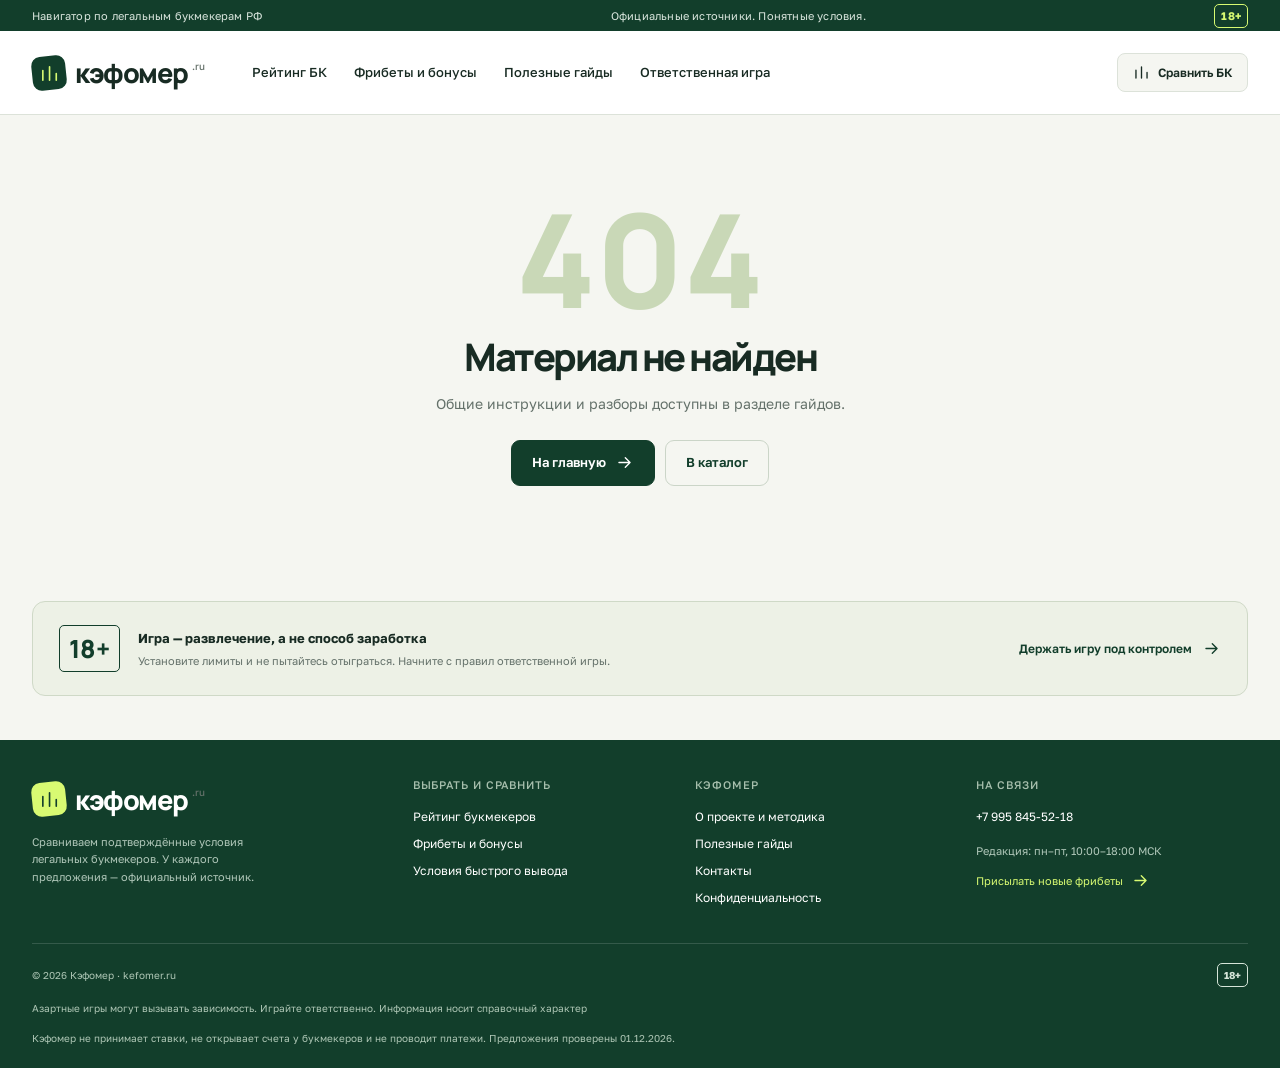
<file: guides/article/index.html>
<!doctype html>
<html lang="ru"><head><meta charset="utf-8"><meta name="viewport" content="width=device-width, initial-scale=1"><meta name="theme-color" content="#123e2b"><title>Гайды о ставках и бонусах — Кэфомер</title><meta name="description" content="Понятные инструкции по регистрации, выводу и условиям бонусов, разбор терминов и проверка официальных условий."><meta property="og:type" content="website"><meta property="og:locale" content="ru_RU"><meta property="og:site_name" content="Кэфомер"><meta property="og:title" content="Гайды о ставках и бонусах — Кэфомер"><meta property="og:description" content="Понятные инструкции по регистрации, выводу и условиям бонусов, разбор терминов и проверка официальных условий."><link rel="icon" type="image/svg+xml" href="data:image/svg+xml,%3Csvg xmlns='http://www.w3.org/2000/svg' viewBox='0 0 64 64'%3E%3Crect width='64' height='64' rx='15' fill='%23123e2b'/%3E%3Cpath d='M17 46V28m15 18V17m15 29V34' fill='none' stroke='%23d8fa72' stroke-width='7'/%3E%3C/svg%3E"><link rel="stylesheet" href="../../assets/style.css"><script defer src="../../assets/data.js"></script><script defer src="../../assets/guides.js"></script><script defer src="../../assets/app.js"></script></head><body data-page="article" data-root="../../"><div id="app"><p>Условия<span data-current-date data-prefix=" на "></span> по данным официальных сайтов БК.</p></div><noscript><div style="padding:40px;font-family:sans-serif"><h1>Кэфомер</h1><p>Для рейтинга, фильтров и калькулятора включите JavaScript. 18+</p><p>+7 995 845-52-18</p><p>Азартные игры могут вызывать зависимость. Играйте ответственно. Информация носит справочный характер</p></div></noscript></body></html>
</file>
<file: assets/style.css>
@import url('https://fonts.googleapis.com/css2?family=Golos+Text:wght@400;500;600;700&family=Manrope:wght@400;500;600;700;800&display=swap');
:root{--green:#123e2b;--deep:#092e20;--lime:#d8fa72;--paper:#f5f6f1;--white:#fff;--ink:#182b23;--muted:#64716a;--line:#dce2d9;--orange:#f47b45;--radius:18px}*{box-sizing:border-box}html{scroll-behavior:smooth;scroll-padding-top:100px}body{margin:0;background:var(--paper);color:var(--ink);font-family:'Golos Text',sans-serif;font-size:14px;line-height:1.6}body:has(dialog[open]){overflow:hidden}a{color:inherit;text-decoration:none}button,input,select,textarea{font:inherit}button,a,input,select,textarea,summary{-webkit-tap-highlight-color:transparent}button{cursor:pointer}button:disabled{cursor:not-allowed;opacity:.55}button,a{touch-action:manipulation}h1,h2,h3,h4,p{margin:0}h1,h2,h3,h4,.brand,.number{font-family:Manrope,sans-serif}h1{font-size:54px;line-height:1.1;letter-spacing:-2.5px;font-weight:800}h2{font-size:32px;line-height:1.2;letter-spacing:-1.2px;font-weight:800}h3{font-size:19px;line-height:1.3;letter-spacing:-.4px}p+p{margin-top:14px}svg{display:block}img,svg{max-width:100%}button{border:0}.wrap{width:min(1240px,calc(100% - 64px));margin:auto}.topline{background:var(--green);color:#dbe7df;font-size:11px;letter-spacing:.2px}.topline .wrap{display:flex;justify-content:space-between;align-items:center;min-height:31px;gap:20px}.age{display:inline-flex;border:1px solid currentColor;border-radius:5px;padding:0 6px;font-weight:700;line-height:22px;color:var(--lime)}.topline a{color:var(--lime)}header{background:#fff;border-bottom:1px solid var(--line);position:sticky;top:0;z-index:20}.header-inner{height:83px;display:flex;align-items:center;gap:47px}.brand{display:flex;align-items:center;gap:9px;font-size:27px;letter-spacing:-1.4px;font-weight:800;white-space:nowrap}.brand-mark{width:34px;height:34px;background:var(--green);color:var(--lime);display:grid;place-items:center;border-radius:9px;transform:rotate(-6deg)}.brand-mark svg{width:23px;height:23px;transform:rotate(6deg)}.brand sup{color:var(--muted);font:500 10px 'Golos Text',sans-serif;letter-spacing:0;margin:0 0 14px -4px}header nav{display:flex;align-items:center;gap:27px;flex:1}header nav a{font-size:13px;font-weight:500;position:relative;white-space:nowrap}header nav a.active:after{content:'';height:3px;background:var(--green);position:absolute;left:0;right:0;bottom:-31px}header nav a:hover{color:#477d25}.header-action{display:flex;align-items:center;gap:7px;background:var(--paper);border:1px solid var(--line);padding:9px 14px;border-radius:8px;font-size:12px;font-weight:600;white-space:nowrap}.menu-button{display:none;background:none;padding:10px}.icon{width:19px;height:19px;display:inline-block;vertical-align:middle;flex-shrink:0}.btn{display:inline-flex;align-items:center;justify-content:center;gap:9px;background:var(--green);color:white;border:1px solid var(--green);border-radius:9px;padding:12px 20px;font-weight:600;font-size:13px;line-height:1.5;transition:background .2s,transform .2s}.btn:hover{background:#25583c;transform:translateY(-1px)}.btn.lime{background:var(--lime);border-color:var(--lime);color:var(--deep)}.btn.lime:hover{background:#e7ff9f}.btn.outline{background:transparent;color:var(--green);border-color:#cbd5c8}.btn.outline:hover{background:#eaf0e5}.btn.small{padding:9px 15px;font-size:12px}.link{color:var(--green);display:inline-flex;gap:10px;align-items:center;font-size:13px;font-weight:600}.link:hover{text-decoration:underline}.eyebrow{font-size:11px;text-transform:uppercase;letter-spacing:1.8px;font-weight:600;display:flex;align-items:center;gap:8px}.eyebrow:before{content:'';width:7px;height:7px;border-radius:50%;background:currentColor}.muted{color:var(--muted)}.hero{padding:29px 0 0}.hero-meta{display:flex;justify-content:space-between;gap:15px;font-size:11px;color:var(--muted);margin-bottom:21px}.hero-grid{display:grid;grid-template-columns:1.07fr 1fr;gap:44px;align-items:center}.hero-copy{padding:23px 0 20px}.hero-copy .eyebrow{color:#4e7540;margin-bottom:18px}.hero h1{font-size:62px;line-height:1.06;letter-spacing:-3.6px}.hero h1 em{font-style:normal;color:#648434}.hero-copy>p{font-size:15px;line-height:1.7;color:var(--muted);max-width:440px;margin:23px 0}.hero-buttons{display:flex;gap:10px;margin-top:24px}.hero-trust{display:flex;align-items:center;gap:16px;font-size:10px;color:var(--muted);margin-top:26px}.trust-line{width:1px;height:22px;background:var(--line)}.hero-art{background:var(--green);border-radius:22px;position:relative;overflow:hidden;height:405px;color:#fff}.pitch{position:absolute;right:-40px;top:-50px;width:400px;height:470px;opacity:.28;transform:rotate(20deg)}.hero-art:after{content:'';position:absolute;width:200px;height:200px;border-radius:50%;background:var(--lime);right:-130px;top:-120px}.hero-art-top{z-index:2;position:absolute;top:27px;left:28px;right:28px;display:flex;justify-content:space-between;align-items:center}.tag{display:inline-flex;align-items:center;border-radius:5px;font-size:10px;font-weight:500;padding:4px 8px;line-height:1.5;white-space:nowrap}.tag.lime{background:var(--lime);color:var(--deep)}.tag.soft{background:#eaf0e4;color:#47743b}.tag.orange{background:#fff0e5;color:#a7481d}.tag.dark{background:#ffffff13;color:#e3f0e8;border:1px solid #ffffff2b}.hero-offer{position:absolute;left:30px;top:93px;z-index:1}.hero-offer .amount{font:800 69px/1.2 Manrope,sans-serif;letter-spacing:-4px;color:var(--lime)}.hero-offer p{color:#b9d1c3;font-size:12px;margin:6px 0 22px}.hero-offer h3{font-size:16px;font-weight:500}.hero-offer small{display:block;color:#b5cabb;font-size:10px;margin-top:11px}.ball{position:absolute;right:19px;top:134px;width:176px;filter:drop-shadow(0 16px 14px #001b1566);transform:rotate(-15deg)}.hero-art-bottom{position:absolute;bottom:0;left:0;right:0;border-top:1px solid #ffffff25;padding:16px 27px;display:flex;align-items:center;justify-content:space-between;background:#082e2066;font-size:11px}.logo{--brand:#233c2d;width:44px;height:44px;border-radius:12px;background:var(--brand);color:var(--brand-text,#fff);display:inline-grid;place-items:center;flex-shrink:0;position:relative;overflow:hidden}.logo:before{content:'';position:absolute;inset:4px;border:1px solid currentColor;border-radius:8px;opacity:.2}.logo span{font:800 17px/1 Manrope,sans-serif;letter-spacing:-1.5px;transform:skew(-8deg)}.logo.large{width:76px;height:76px;border-radius:17px}.logo.large span{font-size:29px}.brand-inline{display:flex;align-items:center;gap:12px}.brand-inline strong{display:block;font-size:14px;line-height:1.4}.brand-inline small{display:block;font-size:10px;color:var(--muted);margin-top:3px}.hero-art .brand-inline small{color:#b6cdc0}.hero-art .logo{height:31px;width:31px;border-radius:8px}.hero-art .logo span{font-size:13px}.hero-art .brand-inline strong{font-size:12px}.top-three{display:grid;grid-template-columns:repeat(3,1fr);gap:14px;margin:25px 0 0}.podium{display:flex;align-items:center;padding:18px 20px;border:1px solid var(--line);background:white;border-radius:12px;gap:14px;position:relative}.podium .rank{font-size:10px;color:var(--muted);position:absolute;right:14px;top:8px}.podium .podium-score{margin-left:auto;font:800 20px Manrope,sans-serif;padding-top:7px}.podium-score small{font:400 10px 'Golos Text',sans-serif;color:var(--muted)}.podium .brand-inline small{color:#5b7c38}.section{padding:55px 0 0}.section-head{display:flex;justify-content:space-between;align-items:end;gap:20px;margin-bottom:22px}.section-head p{color:var(--muted);font-size:12px;margin-top:8px}.section-head .eyebrow{margin-bottom:10px;color:#6d7e60}.section-head .right{display:flex;align-items:center;gap:12px}.controls{display:flex;align-items:center;gap:10px}.select-label{font-size:11px;color:var(--muted)}select,input,textarea{border:1px solid #cdd7cc;background:#fff;color:var(--ink);border-radius:8px;padding:11px 12px;min-width:0;max-width:100%}select{font-size:12px;padding-right:25px}input[type=checkbox]{accent-color:var(--green);width:16px;height:16px;padding:0;flex-shrink:0}.table-shell{border:1px solid var(--line);border-radius:13px;overflow:hidden;background:#fff}table{width:100%;border-collapse:collapse;text-align:left}th{background:#edf0e9;color:var(--muted);font-weight:400;font-size:10px;text-transform:uppercase;letter-spacing:.6px;padding:12px 15px}td{border-top:1px solid var(--line);padding:15px;font-size:12px}td:first-child,th:first-child{padding-left:22px}td .score{font:800 17px Manrope,sans-serif;color:var(--green);white-space:nowrap}.score svg{color:#81a443;width:11px;height:11px;display:inline-block}.table-bonus{font-size:15px;font-weight:700}.table-bonus small{display:block;color:var(--muted);font-size:9px;font-weight:400;margin-top:3px}.rank-cell{width:42px;color:var(--muted);font-size:12px}.rating-table tbody tr:first-child{background:#faffef}.rating-table .review{display:block;text-align:center;font-size:10px;margin-top:6px;color:var(--muted)}.rating-table .review:hover{text-decoration:underline}.tiny{font-size:10px;color:var(--muted)}.section-foot{display:flex;justify-content:space-between;align-items:center;gap:20px;padding-top:15px}.offers{display:grid;grid-template-columns:repeat(3,1fr);gap:18px}.offer-card{background:#fff;border:1px solid var(--line);border-radius:14px;padding:22px;display:flex;flex-direction:column;gap:15px;position:relative}.offer-card .offer-top{display:flex;justify-content:space-between;align-items:center;gap:8px}.offer-amount{font:800 31px/1.2 Manrope,sans-serif;letter-spacing:-1px}.offer-amount small{font:400 12px 'Golos Text',sans-serif;display:block;color:var(--muted);letter-spacing:0;margin-top:5px}.offer-terms{display:grid;grid-template-columns:repeat(3,1fr);border-block:1px solid var(--line);padding:12px 0;gap:10px;font-size:12px}.offer-terms small{display:block;font-size:9px;color:var(--muted);margin-bottom:2px}.offer-card>.btn{margin-top:auto}.offer-card .tiny{margin-top:-8px}.collections{display:grid;grid-template-columns:repeat(3,1fr);gap:18px}.collection{min-height:153px;background:#e9eddf;border:1px solid #e1e6d7;border-radius:14px;padding:23px;position:relative;overflow:hidden;transition:background .2s}.collection:nth-child(2){background:#f4e9dc;border-color:#ecdfd0}.collection:nth-child(3){background:#e4ece9;border-color:#d8e3de}.collection:hover{background:#dbe9cb}.collection h3{max-width:200px;font-size:19px;margin:14px 0 7px}.collection p{font-size:11px;color:var(--muted);max-width:210px}.collection .collection-no{font-size:10px;color:var(--muted);letter-spacing:1px}.collection>.icon{position:absolute;right:20px;top:23px;width:23px;height:23px}.editorial{display:grid;grid-template-columns:1fr 1fr;gap:70px;border-top:1px solid var(--line);padding-top:38px}.editorial .eyebrow{color:var(--muted);margin-bottom:20px}.editorial h2{font-size:35px;max-width:400px}.editorial p{color:var(--muted);margin-top:17px;font-size:13px;max-width:440px}.steps{list-style:none;margin:0;padding:0}.steps li{display:flex;gap:18px;padding:15px 0;border-bottom:1px solid var(--line)}.steps li:first-child{padding-top:0}.steps .step-no{width:28px;flex-shrink:0;font-size:11px;color:#7a8b68;padding-top:3px}.steps h3{font:600 14px 'Golos Text',sans-serif}.steps p{font-size:11px;margin-top:5px;color:var(--muted)}.news-grid{display:grid;grid-template-columns:repeat(3,1fr);gap:26px}.news-card{display:block}.news-art{height:140px;background:#dce7cf;border-radius:12px;position:relative;overflow:hidden;display:flex;justify-content:space-between;align-items:center;padding:22px;margin-bottom:14px}.news-art:after{content:'';position:absolute;right:-20px;top:-30px;width:150px;height:180px;border:1px solid #45684140;border-radius:50%;transform:rotate(-25deg)}.news-art .art-text{font:800 37px/1.05 Manrope,sans-serif;letter-spacing:-2px;color:var(--green);z-index:1}.news-art .art-number{font:800 70px Manrope,sans-serif;color:#87a17544;transform:rotate(-15deg)}.news-card:nth-child(3n+2) .news-art{background:#f1e6d7}.news-card:nth-child(3n+3) .news-art{background:#dce8e4}.news-card .meta{font-size:10px;color:var(--muted);margin-bottom:7px}.news-card h3{font-size:16px;line-height:1.45}.news-card:hover h3{text-decoration:underline;text-underline-offset:4px}.news-card p{font-size:11px;color:var(--muted);margin-top:8px}.faq{display:grid;grid-template-columns:1fr 1.6fr;gap:60px}.faq>div>p{font-size:12px;color:var(--muted);margin:12px 0 20px}details{border-bottom:1px solid var(--line);background:transparent}summary{list-style:none;padding:17px 28px 17px 0;cursor:pointer;font-weight:500;font-size:13px;position:relative}summary::-webkit-details-marker{display:none}summary:after{content:'+';position:absolute;right:4px;top:12px;font-size:23px;font-weight:400;color:#567a45}details[open] summary:after{content:'−'}details p{font-size:12px;color:var(--muted);padding:0 20px 18px 0}.responsible-banner{margin:50px auto 0;border:1px solid #cfd9c7;border-radius:13px;display:flex;align-items:center;gap:18px;padding:23px 26px;background:#edf1e6}.responsible-banner .age{color:var(--green);font:800 25px Manrope,sans-serif;padding:5px 9px}.responsible-banner strong{font-size:13px}.responsible-banner p{font-size:11px;color:var(--muted);margin-top:3px}.responsible-banner .link{margin-left:auto;flex-shrink:0;font-size:12px}footer{margin-top:44px;background:var(--green);color:#fff;padding:38px 0 22px}.footer-main{display:grid;grid-template-columns:1.4fr 1fr 1fr 1.1fr;gap:35px;padding-bottom:32px}.footer-main p{font-size:11px;color:#b1c8ba;max-width:225px;margin-top:12px}.footer-main h4{font:500 11px 'Golos Text',sans-serif;color:#a7bfad;text-transform:uppercase;letter-spacing:.9px;margin-bottom:12px}.footer-main a:not(.brand){display:block;font-size:12px;padding:4px 0}.footer-main a:hover{color:var(--lime)}footer .brand-mark{background:var(--lime);color:var(--green)}.footer-bottom{border-top:1px solid #ffffff25;padding-top:19px;font-size:10px;color:#afc7b6}.footer-bottom>div{display:flex;justify-content:space-between;align-items:center;margin-bottom:13px;gap:15px}.footer-bottom .age{color:#d6e5d9}.breadcrumbs{font-size:11px;color:var(--muted);display:flex;align-items:center;flex-wrap:wrap;gap:9px;padding-top:24px;margin-bottom:25px}.breadcrumbs a:hover{text-decoration:underline}.page-head{margin-bottom:30px}.page-head h1{font-size:43px;letter-spacing:-1.8px}.page-head p{max-width:700px;font-size:14px;color:var(--muted);margin-top:14px}.page-head .eyebrow{margin-bottom:12px;color:#637b4d}.catalog-layout{display:grid;grid-template-columns:235px 1fr;gap:25px;align-items:start}.filters{background:#fff;border:1px solid var(--line);border-radius:13px;padding:21px;position:sticky;top:105px}.filters h3{font-size:16px;margin-bottom:18px}.check-label{display:flex;align-items:center;gap:9px;font-size:12px;cursor:pointer;line-height:1.5}.filters .check-label{margin-bottom:17px}.field{display:flex;flex-direction:column;gap:6px;margin-bottom:17px}.field>label{font-size:11px;font-weight:500}.field input,.field select,.field textarea{width:100%}.field small{font-size:10px;color:var(--muted)}.reset{background:none;text-decoration:underline;text-underline-offset:4px;color:var(--muted);font-size:11px;padding:0}.catalog-toolbar{display:flex;justify-content:space-between;align-items:center;gap:12px;margin-bottom:15px;font-size:12px}.book-list{display:grid;gap:14px}.book-card{border:1px solid var(--line);background:white;border-radius:14px;padding:23px;display:grid;grid-template-columns:1fr auto;gap:20px}.book-card-top{display:flex;align-items:center;gap:13px}.book-card h3{font-size:17px}.book-card .score{margin-left:auto;font:800 22px Manrope,sans-serif;color:var(--green)}.book-card .card-stats{display:grid;grid-template-columns:repeat(4,1fr);gap:15px;margin:20px 0 16px;font-size:12px}.card-stats small{font-size:10px;color:var(--muted);display:block;margin-bottom:3px}.book-card-side{display:flex;flex-direction:column;justify-content:center;gap:10px;border-left:1px solid var(--line);padding-left:23px;width:185px}.book-card-side strong{font:800 22px Manrope,sans-serif}.book-card-side>span{font-size:10px;color:var(--muted);margin-top:-9px}.book-card .check-label{font-size:10px;color:var(--muted)}.empty{padding:60px 25px;border:1px dashed #b9c8b3;border-radius:13px;text-align:center}.empty h3{margin-bottom:8px}.empty .btn{margin-top:20px}.compare-bar{position:fixed;bottom:20px;left:50%;transform:translateX(-50%);background:var(--deep);color:#fff;border-radius:13px;padding:15px 23px;display:flex;align-items:center;gap:26px;z-index:22;box-shadow:0 8px 35px #0d2d3030;max-width:calc(100% - 28px);width:650px;font-size:12px}.compare-bar .btn{margin-left:auto;white-space:nowrap}.compare-bar .reset{color:#c3d7c8}.compare-bar small{display:block;color:#acc5b6;font-size:10px}.hidden,[hidden]{display:none!important}.notice{font-size:12px;color:var(--muted);padding:16px 20px;border-left:3px solid #97ac73;background:#eaf0e2;border-radius:0 9px 9px 0;margin-top:24px}.tabs{display:flex;flex-wrap:wrap;gap:8px;margin-bottom:25px}.tab{border:1px solid #d4dcce;background:white;color:var(--muted);border-radius:8px;padding:10px 17px;font-size:12px}.tab.active{background:var(--green);border-color:var(--green);color:white}.calculator{display:grid;grid-template-columns:1fr 1.3fr;gap:48px;background:#e9eedd;border:1px solid #d9e1cb;border-radius:17px;padding:33px;margin-top:40px}.calculator h2{font-size:27px;margin:8px 0 12px}.calculator p{font-size:12px;color:var(--muted)}.calc-fields{display:grid;grid-template-columns:repeat(3,1fr);gap:12px}.calc-result{border-top:1px solid #c7d4bb;padding-top:15px;display:flex;gap:25px;align-items:center}.calc-result strong{font:800 29px Manrope,sans-serif;white-space:nowrap}.calc-result span{font-size:11px;color:var(--muted)}.review-hero{background:var(--green);color:white;border-radius:18px;padding:30px;display:grid;grid-template-columns:1fr auto;gap:30px;align-items:center}.review-hero h1{font-size:38px;letter-spacing:-1.5px;margin:6px 0}.review-hero p{font-size:12px;color:#b8cfc1;max-width:570px;margin-top:12px}.review-hero .review-bonus{text-align:right;border-left:1px solid #ffffff30;padding-left:30px}.review-bonus strong{display:block;font:800 36px Manrope,sans-serif;color:var(--lime)}.review-bonus small{display:block;font-size:10px;color:#c3d3c9;margin:5px 0 14px}.review-anchor{display:flex;gap:25px;border-bottom:1px solid var(--line);margin:23px 0 28px;font-size:12px;overflow:auto;white-space:nowrap}.review-anchor a{padding:0 0 13px}.review-anchor a:hover{color:#63833e}.review-layout{display:grid;grid-template-columns:1fr 290px;gap:32px}.content-block{background:#fff;border:1px solid var(--line);border-radius:14px;padding:27px;margin-bottom:22px}.content-block h2{font-size:25px;margin-bottom:19px}.criteria{display:grid;grid-template-columns:1fr 1fr;gap:20px 30px}.criterion .criterion-top{display:flex;justify-content:space-between;font-size:12px;margin-bottom:7px}.meter{height:5px;background:#e9eee3;border-radius:10px;overflow:hidden}.meter span{display:block;background:#799c46;height:100%;border-radius:10px}.proscons{display:grid;grid-template-columns:1fr 1fr;gap:25px;margin-top:25px;border-top:1px solid var(--line);padding-top:20px}.proscons h3{font-size:14px;margin-bottom:9px}.proscons ul{margin:0;padding-left:18px;font-size:12px;color:var(--muted)}.proscons li{padding:5px 0}.review-sidebar{position:sticky;top:105px}.fact-list{display:grid;gap:13px;margin:0}.fact-list div{border-bottom:1px solid var(--line);padding-bottom:10px}.fact-list dt{font-size:10px;color:var(--muted)}.fact-list dd{margin:3px 0 0;font-size:12px}.plain-list{padding-left:19px;margin:15px 0;font-size:13px;color:var(--muted)}.plain-list li{padding:6px 0}.body-copy{font-size:13px;color:var(--muted)}.article-grid{display:grid;grid-template-columns:1fr 300px;gap:55px}.article-body{max-width:800px}.article-lead{font-size:18px;line-height:1.7;margin-bottom:30px}.article-body h2{font-size:25px;letter-spacing:-.6px;margin:29px 0 13px}.article-body p{font-size:14px;line-height:1.85;color:#53665a}.article-body ul{font-size:14px;color:#53665a;padding-left:20px;line-height:1.9}.article-meta{display:flex;gap:13px;align-items:center;color:var(--muted);font-size:11px;margin:16px 0 28px}.article-side{border-left:1px solid var(--line);padding-left:25px;position:sticky;top:110px;align-self:start}.article-side h3{font-size:14px;margin-bottom:15px}.article-side a{display:block;font-size:12px;color:var(--muted);padding:8px 0}.article-side a:hover{color:var(--green)}.article-side .btn{color:white;margin-top:18px;padding:12px}.prose{max-width:800px}.prose h2{font-size:25px;margin:30px 0 13px}.prose h3{font-size:18px;margin:22px 0 10px}.prose p,.prose li{font-size:14px;line-height:1.8;color:#53665a}.prose ul{padding-left:20px}.about-grid{display:grid;grid-template-columns:1.2fr 1fr;gap:55px}.stats-panel{background:var(--green);color:#fff;border-radius:16px;padding:32px;display:grid;grid-template-columns:1fr 1fr;gap:30px}.stats-panel strong{display:block;font:800 39px Manrope,sans-serif;color:var(--lime)}.stats-panel small{font-size:11px;color:#c1d5c5}.contact-grid{display:grid;grid-template-columns:1fr 1.1fr;gap:70px}.contact-details{display:grid;gap:25px;margin:25px 0}.contact-details small{display:block;font-size:10px;text-transform:uppercase;letter-spacing:1px;color:var(--muted);margin-bottom:5px}.contact-details a{font:700 22px Manrope,sans-serif}.form-panel{padding:28px;background:white;border:1px solid var(--line);border-radius:15px}.form-panel h2{font-size:23px;margin-bottom:20px}.two-fields{display:grid;grid-template-columns:1fr 1fr;gap:13px}.consent{align-items:start!important;font-size:11px!important;color:var(--muted);margin-bottom:18px!important}.consent input{margin:2px 0 0}.consent a{text-decoration:underline}.success{padding:25px;background:#ecf4df;border-radius:10px;border:1px solid #d2e1bc}.success h3{margin-bottom:12px}.success p{font-size:12px;color:var(--muted)}.success .icon{color:#568330;width:32px;height:32px;margin-bottom:15px}dialog{border:0;padding:0;border-radius:18px;background:#fff;color:var(--ink);width:500px;max-width:calc(100% - 28px);max-height:calc(100% - 40px);box-shadow:0 25px 90px #001d2344}dialog::backdrop{background:#102e25a6;backdrop-filter:blur(4px)}.modal-inner{padding:31px}.modal-close{position:absolute;right:14px;top:14px;width:30px;height:30px;border-radius:50%;display:grid;place-items:center;color:var(--muted);background:#f0f3ec}.modal-inner h2{font-size:26px;margin:17px 0 8px}.modal-inner>p{font-size:12px;color:var(--muted);margin-bottom:19px}.promo-code{display:flex;align-items:center;justify-content:space-between;background:#edf3e4;border:1px dashed #a9bc8a;border-radius:9px;padding:12px 15px;margin:17px 0}.promo-code code{font:800 20px Manrope,sans-serif;letter-spacing:2px}.promo-code button{background:transparent;color:var(--green);font-size:11px;font-weight:500;display:flex;align-items:center;gap:7px}.modal-form .btn{width:100%}.modal-terms{font-size:10px;color:var(--muted);margin-bottom:17px}.compare-dialog{width:980px}.compare-dialog h2{font-size:27px}.comparison{display:grid;grid-template-columns:repeat(var(--cols),1fr);gap:15px;margin-top:22px}.comparison-card{border:1px solid var(--line);border-radius:12px;padding:20px}.comparison-card h3{margin:12px 0 18px;font-size:17px}.comparison-card .btn{width:100%;margin-top:15px}.toast{position:fixed;left:50%;top:110px;bottom:auto;transform:translateX(-50%);background:var(--deep);color:#fff;padding:12px 21px;font-size:12px;border-radius:9px;z-index:60;max-width:calc(100% - 30px);text-align:center}.notfound{padding:65px 0;text-align:center}.notfound .number{font-size:130px;color:#c9d8b7;font-weight:800;line-height:1.2}.notfound h1{font-size:38px}.notfound p{color:var(--muted);margin:15px auto 25px;max-width:450px}:focus-visible{outline:3px solid #ef914e;outline-offset:4px}a:focus-visible{border-radius:3px}textarea{resize:vertical;min-height:110px}.visually-hidden{position:absolute;width:1px;height:1px;padding:0;margin:-1px;overflow:hidden;clip:rect(0,0,0,0);white-space:nowrap;border:0}.skip{position:fixed;top:-70px;left:15px;z-index:90;background:var(--lime);padding:12px;border-radius:7px}.skip:focus{top:10px}.all-guides{row-gap:32px}.tag-row{display:flex;gap:7px;flex-wrap:wrap}.page-bottom{margin-bottom:30px}
@media(min-width:1600px){.wrap{width:1280px}.hero-grid{gap:65px}}
@media(max-width:1100px){.wrap{width:calc(100% - 44px)}.header-inner{gap:28px}header nav{gap:18px}.header-action{display:none}.hero h1{font-size:52px}.hero-grid{gap:25px}.ball{width:140px;right:-12px}.hero-offer .amount{font-size:60px}.hero-offer{left:25px}.hero-art{height:390px}.podium{padding:16px 14px;gap:7px}.podium .logo{width:35px;height:35px}.podium .brand-inline{gap:8px}.podium .brand-inline strong{font-size:12px}td,th{padding:12px 10px}.rating-table td:first-child,.rating-table th:first-child{padding-left:15px}.rating-table .hide-medium{display:none}.offer-card{padding:18px}.offer-terms{gap:5px}.catalog-layout{grid-template-columns:210px 1fr;gap:18px}.book-card{padding:18px;gap:15px}.book-card-side{width:150px;padding-left:16px}.book-card .card-stats{grid-template-columns:1fr 1fr;gap:11px}.review-layout{grid-template-columns:1fr 250px;gap:20px}.review-hero h1{font-size:31px}.contact-grid{gap:35px}.article-grid{gap:30px;grid-template-columns:1fr 250px}.hero-copy>p{font-size:14px}}
@media(max-width:760px){h1{font-size:39px;letter-spacing:-1.7px}h2{font-size:27px}.wrap{width:calc(100% - 32px)}.topline .wrap{font-size:9px;gap:6px;min-height:29px}.topline .top-right{display:none}.topline .age{font-size:10px;line-height:18px}.header-inner{height:66px;justify-content:space-between;gap:10px}.brand{font-size:25px}.brand-mark{height:31px;width:31px}.menu-button{display:block}.header-action{display:none}header nav{display:none;position:absolute;top:66px;left:0;right:0;background:#fff;border-bottom:1px solid var(--line);padding:15px 20px;box-shadow:0 12px 20px #123e2b10}header nav.open{display:flex;flex-direction:column;align-items:stretch;gap:0}header nav a{padding:12px}header nav a.active{background:#edf2e5;border-radius:7px}header nav a.active:after{display:none}.hero{padding-top:18px}.hero-meta{font-size:9px;margin-bottom:14px}.hero-meta span:last-child{display:none}.hero-grid{grid-template-columns:1fr;gap:22px}.hero-copy{padding:10px 0 0}.hero-copy .eyebrow{font-size:9px;letter-spacing:1.3px;margin-bottom:15px}.hero h1{font-size:46px;letter-spacing:-2.4px;line-height:1.08}.hero-copy>p{font-size:12px;margin:17px 0;max-width:350px;line-height:1.8}.hero-buttons{gap:8px;margin-top:19px}.hero-buttons .btn{padding:12px 15px;font-size:11px}.hero-trust{font-size:9px;gap:11px;margin-top:19px}.hero-art{height:344px;border-radius:16px}.hero-art-top{top:21px;left:21px;right:21px}.hero-offer{left:22px;top:80px}.hero-offer .amount{font-size:58px}.hero-offer p{font-size:10px;max-width:215px;margin-bottom:17px}.hero-offer h3{font-size:14px}.hero-offer small{font-size:9px}.ball{width:123px;right:-3px;top:133px}.hero-art-bottom{padding:12px 20px}.hero-art-bottom>.tag{font-size:9px}.top-three{grid-template-columns:1fr;gap:8px;margin-top:13px}.podium{padding:13px 17px}.podium .brand-inline strong{font-size:13px}.podium .brand-inline small{font-size:9px}.podium .rank{top:14px;right:66px}.podium-score{padding:0!important}.section{padding-top:37px}.section-head{align-items:start;gap:14px;flex-wrap:wrap;margin-bottom:17px}.section-head h2{font-size:26px}.section-head p{font-size:11px}.section-head .eyebrow{font-size:9px;margin-bottom:8px}.section-head .right{width:100%;justify-content:space-between}.section-head>.link{font-size:11px}.controls{gap:8px}.select-label{font-size:10px}.controls select{font-size:11px;padding:8px}.rating-table{display:block}.rating-table thead{display:none}.rating-table tbody{display:grid}.rating-table tr{display:grid;grid-template-columns:28px 1fr 80px;gap:0;padding:15px 13px;border-bottom:1px solid var(--line);align-items:center}.rating-table tr:last-child{border:0}.rating-table td{border:0;padding:0!important}.rating-table .rank-cell{grid-row:1;width:auto;font-size:10px}.rating-table td:nth-child(2){grid-row:1}.rating-table td:nth-child(3){grid-row:1;text-align:right}.rating-table td:nth-child(4){grid-column:2;grid-row:2;margin-top:13px}.rating-table td:nth-child(5){display:none}.rating-table td:last-child{grid-column:3;grid-row:2;margin-top:12px}.rating-table .brand-inline{gap:9px}.rating-table .brand-inline strong{font-size:12px}.rating-table .brand-inline small{font-size:9px}.rating-table .logo{width:34px;height:34px;border-radius:9px}.rating-table .logo span{font-size:14px}.rating-table .table-bonus{font-size:14px}.rating-table .table-bonus small{font-size:8px}.rating-table .btn{font-size:9px;padding:8px 5px;width:100%}.rating-table .review{font-size:9px;margin-top:4px}.section-foot{align-items:start}.section-foot .tiny{font-size:9px;max-width:200px}.section-foot .link{font-size:11px;text-align:right}.offers,.collections,.news-grid{grid-template-columns:1fr}.offer-card{padding:20px}.offer-card .brand-inline strong{font-size:13px}.offer-amount{font-size:29px}.offer-terms{gap:15px}.collections{gap:11px}.collection{min-height:133px;padding:19px}.collection h3{max-width:250px;font-size:19px;margin-top:10px}.collection p{max-width:280px}.editorial{grid-template-columns:1fr;gap:25px;padding-top:27px}.editorial h2{font-size:29px}.editorial p{font-size:12px}.editorial .eyebrow{font-size:9px;margin-bottom:12px}.news-grid{gap:24px}.news-art{height:145px}.news-card h3{font-size:17px}.faq{grid-template-columns:1fr;gap:10px}.faq>div>p{margin:10px 0}.faq>div>.link{margin:0 0 10px}.responsible-banner{margin-top:35px;padding:19px;display:grid;grid-template-columns:43px 1fr;gap:12px}.responsible-banner .age{font-size:19px;padding:5px;align-self:start}.responsible-banner strong{font-size:12px}.responsible-banner p{font-size:10px}.responsible-banner .link{grid-column:2;margin:0;font-size:11px}footer{margin-top:30px;padding-top:27px}.footer-main{grid-template-columns:1fr 1fr;gap:25px 15px}.footer-main>div:first-child{grid-column:1/-1}.footer-main p{max-width:300px;font-size:10px}.footer-main a:not(.brand){font-size:11px}.footer-main>div:last-child{grid-column:1/-1}.footer-bottom{font-size:9px}.footer-bottom>div{align-items:start}.breadcrumbs{font-size:10px;padding-top:20px;margin-bottom:20px;gap:7px}.page-head h1{font-size:34px;letter-spacing:-1.3px}.page-head p{font-size:12px}.page-head .eyebrow{font-size:9px}.page-head{margin-bottom:22px}.catalog-layout{grid-template-columns:1fr}.filters{position:static;padding:18px}.filters h3{margin-bottom:14px}.filter-checks{display:grid;grid-template-columns:1fr 1fr;gap:0 10px}.filters .check-label{font-size:11px;margin-bottom:13px}.filters .field{margin-bottom:10px}.catalog-toolbar{font-size:11px;flex-wrap:wrap}.catalog-toolbar select{font-size:10px;padding:8px}.book-card{grid-template-columns:1fr;padding:18px;gap:16px}.book-card-side{width:auto;border-left:0;border-top:1px solid var(--line);padding:15px 0 0;display:grid;grid-template-columns:1fr 1fr;gap:7px 15px;align-items:center}.book-card-side strong{font-size:21px}.book-card-side>span{grid-column:1;grid-row:2;margin:0;font-size:9px}.book-card-side .btn{grid-column:2;grid-row:1/3;font-size:11px;padding:10px}.book-card-side .link{font-size:10px;grid-column:1/-1;margin-top:4px}.book-card h3{font-size:15px}.book-card .score{font-size:20px}.book-card .card-stats{grid-template-columns:repeat(2,1fr);gap:14px;margin:16px 0}.compare-bar{bottom:10px;gap:12px;padding:13px 14px;width:100%;flex-wrap:wrap;font-size:11px}.compare-bar .btn{font-size:10px;padding:9px 13px}.compare-bar small{font-size:9px}.compare-bar>.reset{font-size:9px}.tabs{gap:6px}.tab{padding:9px 11px;font-size:10px}.calculator{grid-template-columns:1fr;padding:22px;gap:23px;margin-top:28px}.calculator h2{font-size:24px}.calc-fields{gap:8px;grid-template-columns:1fr 1fr}.calc-fields>.field:last-child{grid-column:1/-1}.calc-fields label{font-size:10px}.calc-result{gap:15px}.calc-result strong{font-size:24px}.calc-result span{font-size:10px}.review-hero{grid-template-columns:1fr;padding:23px;gap:20px}.review-hero h1{font-size:28px}.review-hero .logo.large{width:57px;height:57px;border-radius:14px}.review-hero .logo.large span{font-size:23px}.review-hero .brand-inline{align-items:start}.review-hero .review-bonus{text-align:left;border-left:0;border-top:1px solid #ffffff30;padding:16px 0 0}.review-bonus strong{font-size:30px}.review-bonus .btn{width:100%}.review-anchor{gap:18px;font-size:11px;margin:20px 0}.review-layout{grid-template-columns:1fr;gap:0}.review-sidebar{position:static}.content-block{padding:20px;margin-bottom:18px}.content-block h2{font-size:23px}.criteria{gap:16px 20px}.criterion .criterion-top{font-size:10px}.proscons{grid-template-columns:1fr;gap:15px}.review-layout .table-shell{border:0;border-radius:0}.payments-table th,.payments-table td{padding:11px 5px!important;font-size:9px}.payments-table th{font-size:8px;letter-spacing:0}.article-grid{grid-template-columns:1fr;gap:25px}.article-side{position:static;border-left:0;border-top:1px solid var(--line);padding:22px 0 0;grid-row:1}.article-side h3{margin-bottom:8px}.article-side a{padding:5px 0;font-size:11px}.article-side .btn{display:none}.article-lead{font-size:16px;margin-bottom:22px}.article-body h2{font-size:23px}.article-body p,.article-body li{font-size:13px}.article-meta{font-size:10px;flex-wrap:wrap;margin-bottom:20px}.prose h2{font-size:23px}.prose p,.prose li{font-size:13px}.about-grid,.contact-grid{grid-template-columns:1fr;gap:26px}.stats-panel{padding:25px;gap:20px}.stats-panel strong{font-size:33px}.stats-panel small{font-size:10px}.contact-details{gap:20px}.contact-details a{font-size:21px}.form-panel{padding:20px}.two-fields{grid-template-columns:1fr;gap:0}.modal-inner{padding:25px 20px}.modal-inner h2{font-size:23px}.modal-inner .brand-inline strong{font-size:13px}.modal-inner .brand-inline{padding-right:15px}.modal-inner .logo{height:38px;width:38px}.comparison{grid-template-columns:1fr;gap:12px}.comparison-card{padding:18px}.compare-dialog h2{font-size:24px}.comparison-card .fact-list{grid-template-columns:1fr 1fr;gap:10px}.comparison-card h3{margin:9px 0 14px}.notfound .number{font-size:110px}.notfound h1{font-size:28px}.notfound p{font-size:12px}}
@media(prefers-reduced-motion:reduce){html{scroll-behavior:auto}*,*:before,*:after{animation:none!important;transition:none!important}}

.hero-art-top .tag.dark{background:var(--green)}.page-head h1{overflow-wrap:anywhere}
.logo.neutral{--brand:#e3eae0;--brand-text:#294630}.source-note{color:var(--muted);font-size:10px;line-height:1.6;margin-top:14px;overflow-wrap:anywhere}.source-note .link{font-size:10px;text-decoration:underline;text-underline-offset:3px;display:inline-flex}.source-note .icon{width:12px;height:12px}.rating-source td{padding:0 18px 12px!important;border-top:0}.rating-source .source-note{margin-top:0;font-size:9px}.editor-score{display:block;min-width:80px}.editor-score>strong{display:block;font:800 18px Manrope,sans-serif;color:var(--green)}.editor-score>small{display:block;font-size:9px;line-height:1.4;color:var(--muted);max-width:105px}.book-card-top>.editor-score{margin-left:auto;text-align:right}.book-card-top>div{min-width:0}.book-card>div{min-width:0}.book-card-side strong{font-size:20px;line-height:1.3;overflow-wrap:anywhere}.book-card-side{width:195px}.footer-subscribe{display:inline-flex;align-items:center;gap:8px;background:transparent;padding:0;color:var(--lime);font-size:11px;text-align:left;line-height:1.6;margin-top:12px}.review-hero{grid-template-columns:minmax(0,1fr) minmax(0,300px)}.review-bonus strong{font-size:30px;overflow-wrap:anywhere;line-height:1.25;margin:10px 0}.review-editor-score{display:flex;align-items:center;gap:20px;font-size:12px;color:var(--muted)}.review-sidebar .fact-list dd,.comparison .fact-list dd{overflow-wrap:anywhere}.review-sidebar .btn{width:100%;margin-top:20px}.newsletter-section{margin-top:35px;padding:30px;background:var(--green);color:#fff;border-radius:15px;display:flex;align-items:center;gap:25px;justify-content:space-between}.newsletter-section h2{font-size:25px;margin-top:10px}.newsletter-section p{color:#b9cdbf;font-size:12px;margin-top:12px}.newsletter-section .btn{flex-shrink:0}.calc-rules{font-size:11px;color:var(--muted);margin-top:15px}.calc-rules .source-note{font-size:9px}.offer-card .source-note{margin-top:0}.offer-card .offer-top{min-width:0}.offer-card .brand-inline{min-width:0}.offer-card .brand-inline small{overflow-wrap:anywhere}.rating-table{table-layout:fixed}.rating-table th:first-child{width:4%}.rating-table th:nth-child(2){width:20%}.rating-table th:nth-child(3){width:11%}.rating-table th:nth-child(4){width:21%}.rating-table th:nth-child(5){width:12%}.rating-table th:nth-child(6){width:13%}.rating-table th:last-child{width:19%}.rating-table td{overflow-wrap:anywhere}.rating-table .brand-inline small{font-size:8px}.rating-table .table-bonus{font-size:13px}.hero-trust{flex-wrap:wrap}.comparison .editor-score{margin-bottom:17px}
@media(max-width:1100px){.book-card-side{width:160px}.newsletter-section{align-items:start;flex-direction:column}.rating-table .btn.small{font-size:10px;padding:8px}.rating-table .brand-inline{gap:7px}.rating-table .brand-inline strong{font-size:12px}.rating-table th:nth-child(2){width:23%}.rating-table th:nth-child(4){width:23%}}
@media(max-width:760px){.rating-table tr.rating-source{display:block;padding:0 13px 12px;background:#fff}.rating-table tr.rating-source td{display:block;padding:0!important}.rating-table tr.rating-source .source-note{font-size:9px}.rating-table .editor-score>strong{font-size:16px}.rating-table .editor-score>small{font-size:7px;max-width:75px;margin-left:auto}.rating-table .table-bonus{font-size:12px}.rating-table .table-bonus small{font-size:8px}.rating-table .brand-inline small{font-size:8px}.rating-table .brand-inline strong{font-size:12px}.book-card-side{width:auto}.book-card-side>span{font-size:9px}.book-card .source-note{font-size:9px}.book-card-top .editor-score{min-width:64px}.book-card-top .editor-score>strong{font-size:17px}.book-card-top .editor-score>small{font-size:8px}.book-card-top>div .tiny{font-size:9px}.review-hero{grid-template-columns:minmax(0,1fr)}.review-bonus strong{font-size:27px}.review-editor-score{align-items:start;gap:15px}.review-editor-score p{font-size:11px}.payments-table{table-layout:fixed}.payments-table td,.payments-table th{overflow-wrap:anywhere}.newsletter-section{padding:23px;gap:20px}.newsletter-section h2{font-size:24px}.newsletter-section .btn{width:100%;font-size:11px}.hero-offer .amount{font-size:54px;letter-spacing:-3px}.hero .ball{width:102px;right:-4px;top:151px}.hero-offer h3{font-size:12px}.hero-offer p{font-size:9px;max-width:210px}.hero-offer small{font-size:8px}.hero-art-bottom .brand-inline small{font-size:8px;max-width:150px;overflow-wrap:anywhere}.hero-art-bottom>.tag{font-size:8px}.hero-art-bottom{padding:12px 17px}.hero-art-bottom .brand-inline{gap:7px}.hero-art-bottom .brand-inline strong{font-size:11px}.hero>.source-note{font-size:9px}.podium .rank{right:13px;top:9px}.top-three .podium{padding-right:45px}.podium .tiny{font-size:9px}.hero-trust{font-size:8px;gap:8px}.rating-table tr:not(.rating-source){grid-template-columns:25px minmax(0,1fr) 80px}.offer-card .source-note .link{font-size:9px}.calculator{min-width:0}.calc-result{flex-wrap:wrap}}
.hero-offer .amount-prefix{font:600 18px "Golos Text",sans-serif;letter-spacing:0;display:inline-block;margin-right:7px}
</file>
